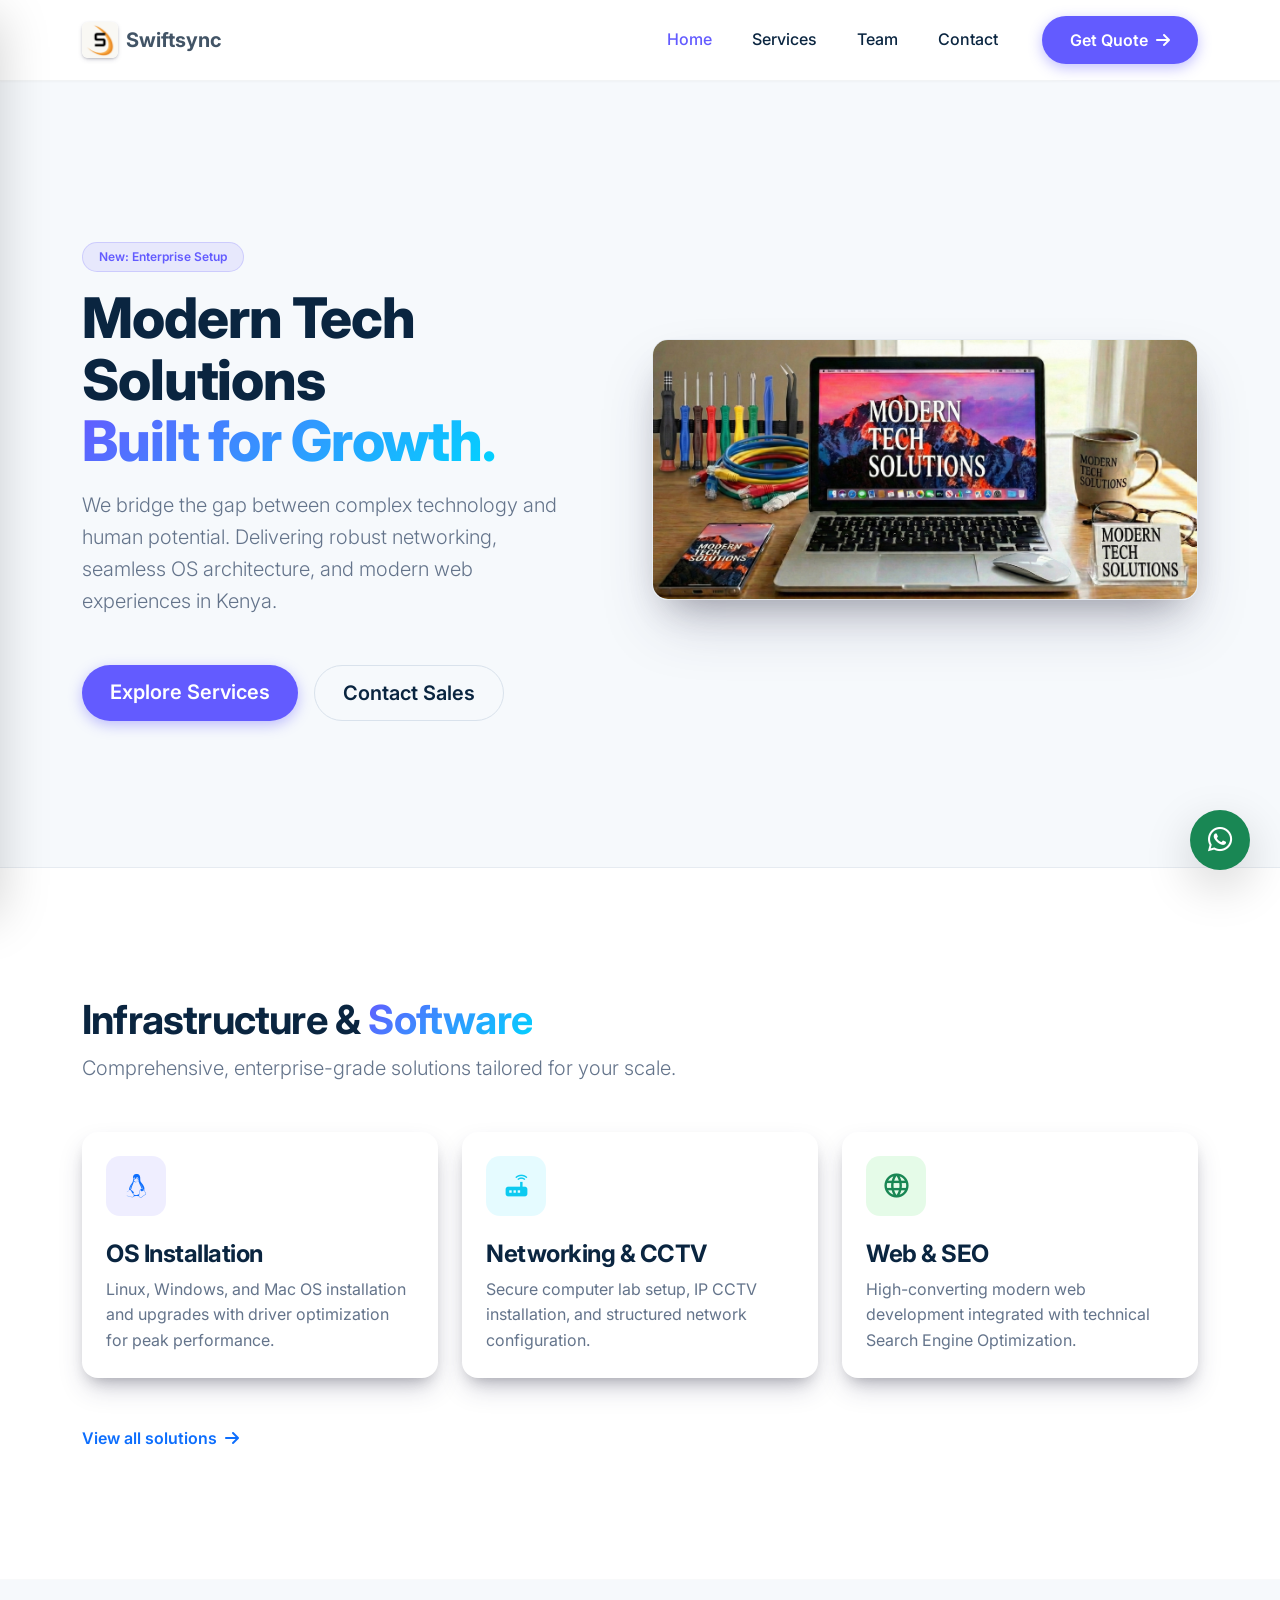
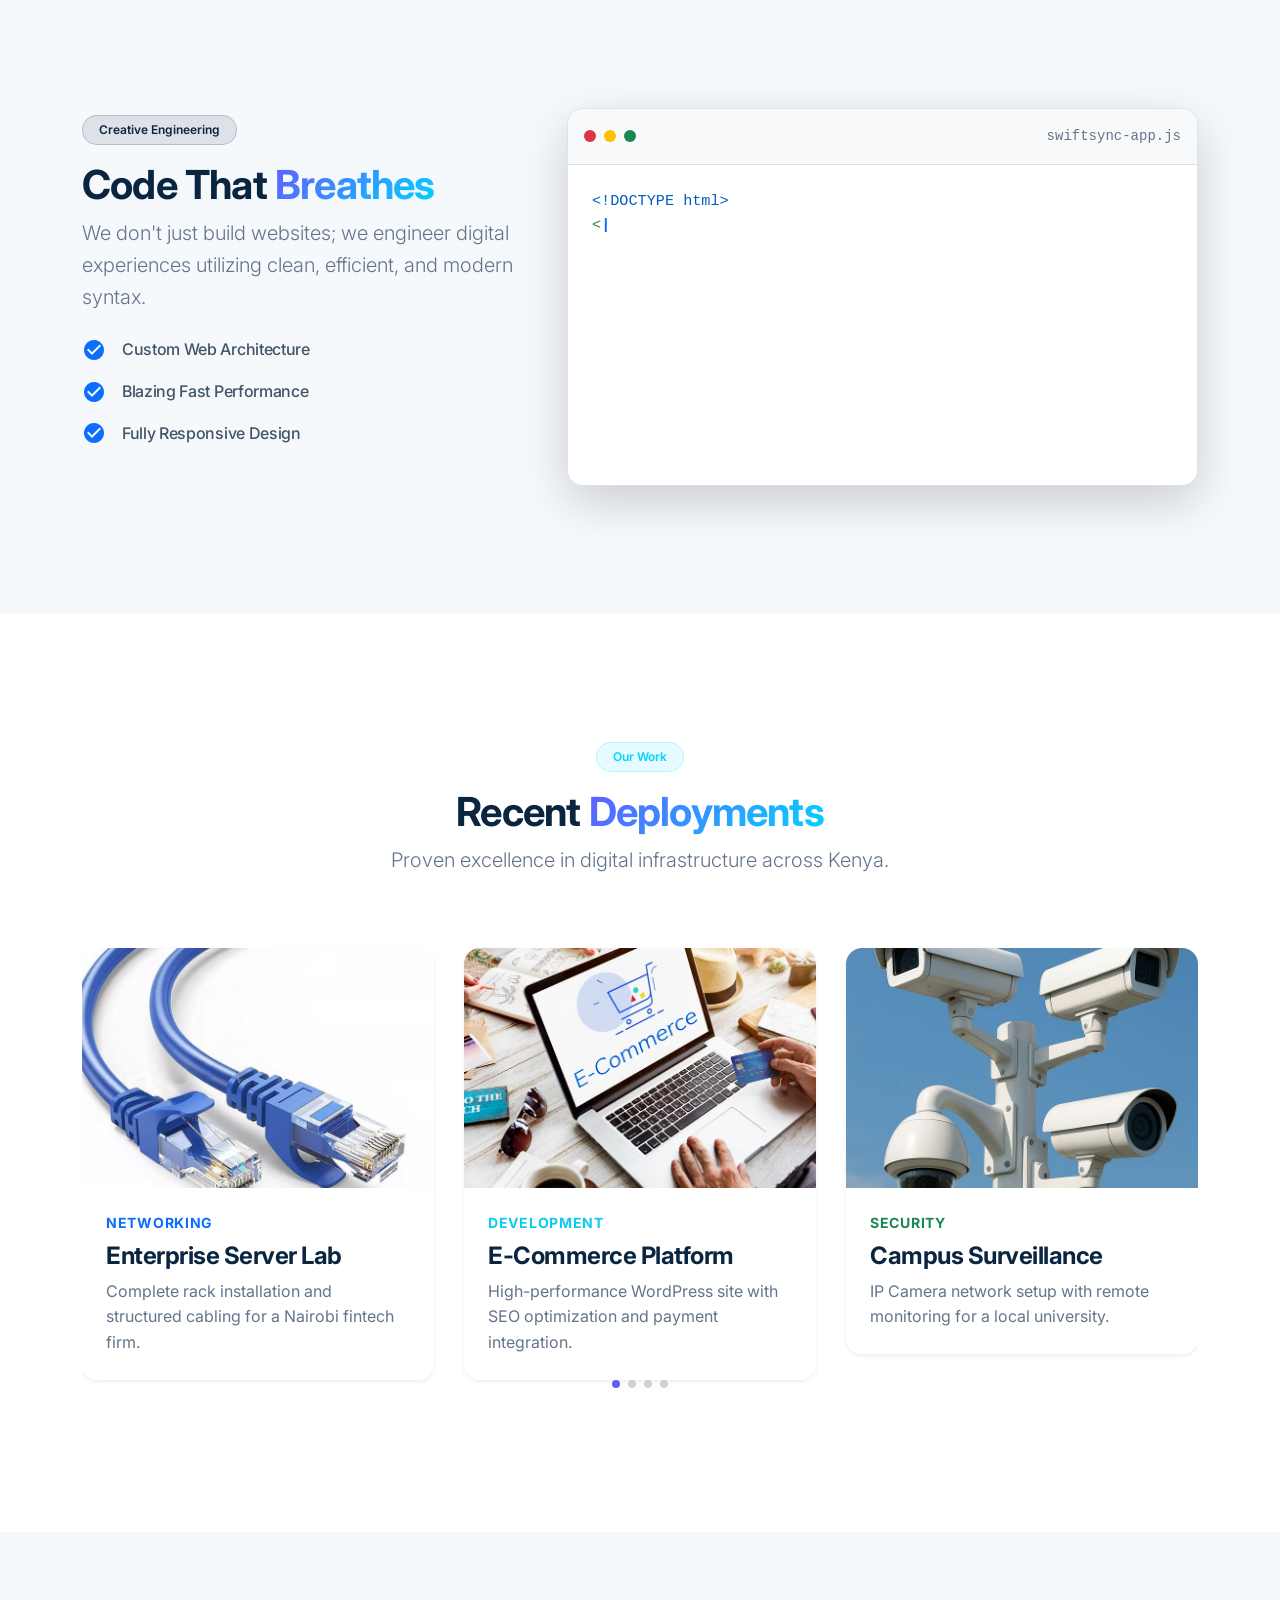
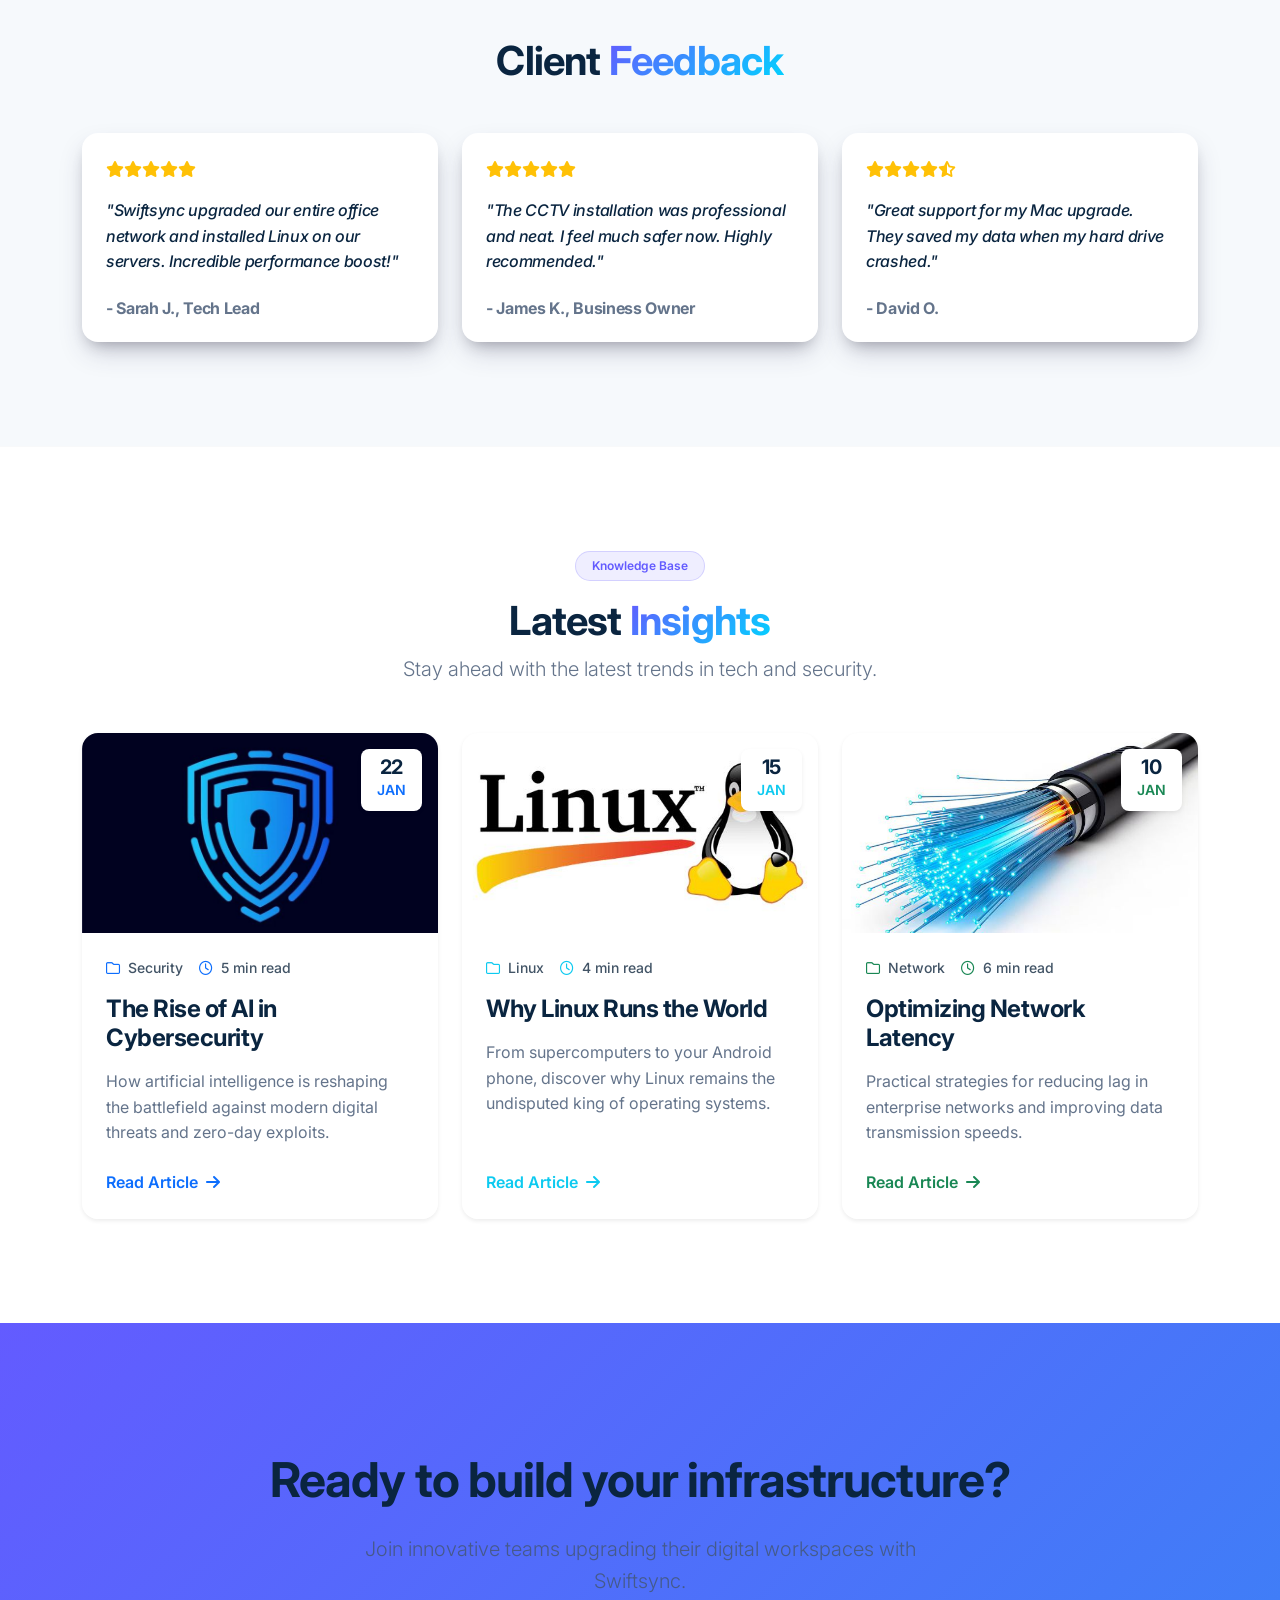
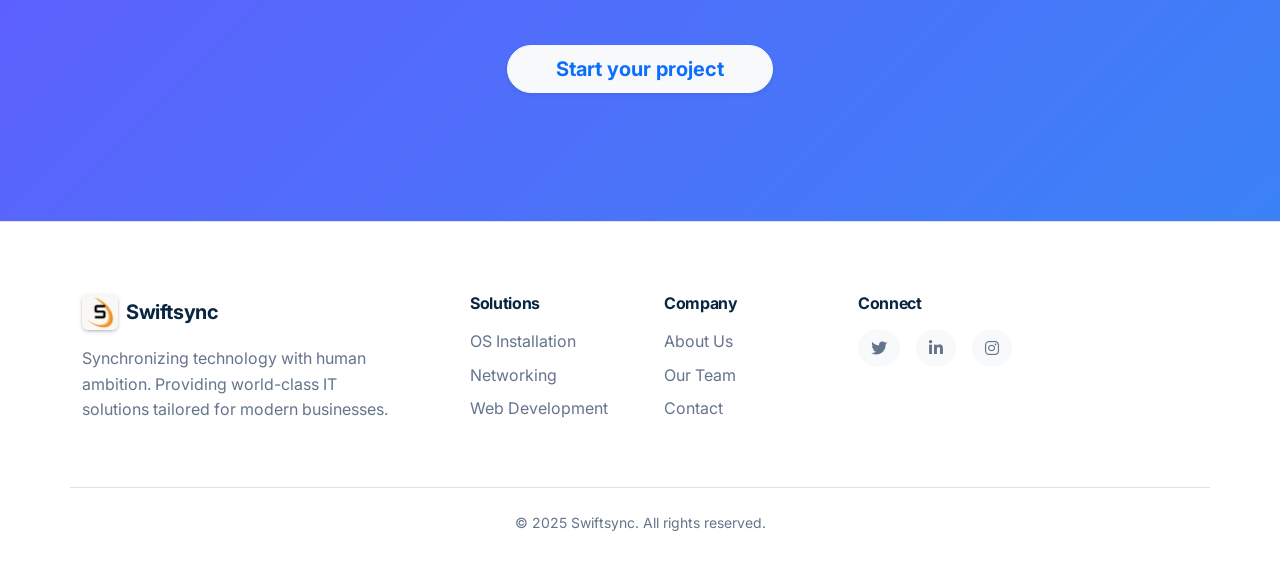
<file: index.html>
<!DOCTYPE html>
<html lang="en">
<head>
    <meta charset="UTF-8">
    <meta name="viewport" content="width=device-width, initial-scale=1.0">
    <meta name="description" content="Swiftsync - Modern Tech Solutions. OS Installation, Networking, and Web Development in Kenya.">
    <title>Swiftsync | Modern Tech Solutions</title>
    
    <meta name="title" content="Swiftsync | Modern Tech Solutions">
    <meta name="keywords" content="Swiftsync, IT solutions Kenya, network setup, web development, OS installation, CCTV installation Nairobi, tech support">

    <meta property="og:type" content="website">
    <meta property="og:url" content="https://swiftsync.co.ke/"> 
    <meta property="og:title" content="Swiftsync | Modern Tech Solutions">
    <meta property="og:description" content="Synchronizing technology with human ambition. Expert IT, networking, and web solutions.">
    <meta property="og:image" content="https://swiftsync.co.ke/logo.jpg"> 

    <meta property="twitter:card" content="summary_large_image">
    <meta property="twitter:url" content="https://swiftsync.co.ke/">
    <meta property="twitter:title" content="Swiftsync | Modern Tech Solutions">
    <meta property="twitter:description" content="Expert IT, networking, and web solutions in Kenya.">
    <meta property="twitter:image" content="https://swiftsync.co.ke/logo.jpg">
    <script async src="https://pagead2.googlesyndication.com/pagead/js/adsbygoogle.js?client=ca-pub-6182646605942472"
     crossorigin="anonymous"></script>
    <!-- Stripe-esque Typography: Inter -->
    <link rel="preconnect" href="https://fonts.googleapis.com">
    <link rel="preconnect" href="https://fonts.gstatic.com" crossorigin>
    <link href="https://fonts.googleapis.com/css2?family=Inter:wght@300;400;500;600;700;800&display=swap" rel="stylesheet">
    
    <link href="https://fonts.googleapis.com/icon?family=Material+Icons" rel="stylesheet">
    <link rel="stylesheet" href="https://cdnjs.cloudflare.com/ajax/libs/font-awesome/6.4.0/css/all.min.css">
    <link href="https://cdn.jsdelivr.net/npm/bootstrap@5.3.0/dist/css/bootstrap.min.css" rel="stylesheet">
    <link rel="stylesheet" href="https://cdn.jsdelivr.net/npm/swiper@10/swiper-bundle.min.css" />
    
    <link rel="stylesheet" href="styles.css">
    <link rel="canonical" href="https://swiftsync.co.ke/" />
</head>
<body class="light-theme">

    <!-- Premium Minimalist Preloader -->
    <div id="preloader" class="premium-loader-wrapper">
        <div class="premium-loader">
            <svg class="spinner" viewBox="0 0 50 50">
                <circle class="path" cx="25" cy="25" r="20" fill="none" stroke-width="4"></circle>
            </svg>
            <div class="loader-text">Loading Swiftsync</div>
        </div>
    </div>

    <!-- Soft Animated Gradient Background -->
    <canvas id="gradient-canvas"></canvas>

    <div class="sidebar-overlay" id="sidebarOverlay"></div>

    <!-- Sidebar (Light Theme) -->
    <nav class="sidebar bg-white shadow-lg" id="sidebar">
        <div class="sidebar-header border-bottom">
            <a class="navbar-brand d-flex align-items-center text-dark fw-bold" href="index.html">
                <img src="logo.jpg" alt="Swiftsync Logo" class="rounded logo-sm">
                <span class="ms-2">Swiftsync</span>
            </a>
            <button class="btn btn-light rounded-circle sidebar-close" id="sidebarClose">
                <span class="material-icons">close</span>
            </button>
        </div>
        <ul class="sidebar-nav pt-3">
            <li class="nav-item"><a class="nav-link text-dark fw-medium" href="index.html"><span class="material-icons text-primary me-2">house</span> Home</a></li>
            <li class="nav-item"><a class="nav-link text-secondary" href="services.html"><span class="material-icons me-2">hub</span> Services</a></li>
            <li class="nav-item"><a class="nav-link text-secondary" href="staff.html"><span class="material-icons me-2">groups</span> Team</a></li>
            <li class="nav-item"><a class="nav-link text-secondary" href="contact.html"><span class="material-icons me-2">contact_mail</span> Contact</a></li>
            <li class="nav-item"><a class="nav-link text-secondary" href="cv.html"><span class="material-icons me-2">description</span> CV</a></li>
        </ul>
    </nav>

    <!-- Glassmorphism/White Navbar -->
    <nav class="navbar navbar-expand-lg fixed-top premium-navbar">
        <div class="container">
            <button class="btn btn-light d-lg-none me-3 shadow-sm rounded-circle p-2 d-flex align-items-center justify-content-center" type="button" id="sidebarToggle">
                <span class="material-icons">menu</span>
            </button>

            <a class="navbar-brand d-flex align-items-center fw-bold text-dark" href="index.html">
                <img src="logo.jpg" alt="Logo" class="rounded logo-sm">
                <span class="ms-2 brand-text">Swiftsync</span>
            </a>
            
            <div class="collapse navbar-collapse" id="navbarNav">
                <ul class="navbar-nav ms-auto fw-medium">
                    <li class="nav-item"><a class="nav-link active text-primary" href="index.html">Home</a></li>
                    <li class="nav-item"><a class="nav-link" href="services.html">Services</a></li>
                    <li class="nav-item"><a class="nav-link" href="staff.html">Team</a></li>
                    <li class="nav-item"><a class="nav-link" href="contact.html">Contact</a></li>
                </ul>
                <a href="contact.html" class="btn btn-primary premium-btn ms-4">Get Quote <i class="fas fa-arrow-right ms-1"></i></a>
            </div>
        </div>
    </nav>

    <!-- Hero Section -->
    <section id="home" class="hero-section bg-light-surface pt-5 pb-5">
        <div class="container mt-5 pt-5">
            <div class="row align-items-center min-vh-75">
                <div class="col-lg-6 z-index-2 mb-5 mb-lg-0 text-center text-lg-start">
                    <span class="badge badge-soft-primary rounded-pill mb-3 px-3 py-2 fw-semibold">New: Enterprise Setup</span>
                    <h1 class="display-4 fw-extrabold text-slate mb-3">
                        Modern Tech Solutions <br>
                        <span class="text-gradient-primary">Built for Growth.</span>
                    </h1>
                    <p class="lead text-muted mb-5 pe-lg-5">We bridge the gap between complex technology and human potential. Delivering robust networking, seamless OS architecture, and modern web experiences in Kenya.</p>
                    <div class="d-flex gap-3 justify-content-center justify-content-lg-start">
                        <a href="services.html" class="btn btn-primary premium-btn btn-lg">Explore Services</a>
                        <a href="contact.html" class="btn btn-outline-secondary premium-btn-outline btn-lg">Contact Sales</a>
                    </div>
                </div>
                <!-- FIXED: Removed d-none to show image on mobile, added mt-5 for spacing -->
                <div class="col-lg-6 text-center z-index-2 position-relative mt-5 mt-lg-0 pb-4">
                    <img src="Moderntech1.png" class="img-fluid rounded-4 premium-shadow hero-img" alt="Tech Dashboard">
                </div>
            </div>
        </div>
    </section>

    <!-- Core Services (Stripe-style Cards) -->
    <section class="py-6 bg-white" id="services">
        <div class="container py-5">
            <div class="text-start mb-5 reveal">
                <h2 class="h1 fw-bold text-slate">Infrastructure & <span class="text-gradient-primary">Software</span></h2>
                <p class="text-muted lead">Comprehensive, enterprise-grade solutions tailored for your scale.</p>
            </div>

            <div class="row g-4">
                <!-- Card 1 -->
                <div class="col-md-4 reveal">
                    <div class="card premium-card h-100 border-0">
                        <div class="card-body p-4">
                            <div class="icon-wrapper bg-soft-primary text-primary mb-4">
                                <i class="fab fa-linux fs-4"></i>
                            </div>
                            <h4 class="fw-bold text-slate">OS Installation</h4>
                            <p class="text-muted mb-0">Linux, Windows, and Mac OS installation and upgrades with driver optimization for peak performance.</p>
                        </div>
                    </div>
                </div>
                <!-- Card 2 -->
                <div class="col-md-4 reveal delay-100">
                    <div class="card premium-card h-100 border-0">
                        <div class="card-body p-4">
                            <div class="icon-wrapper bg-soft-info text-info mb-4">
                                <i class="material-icons">router</i>
                            </div>
                            <h4 class="fw-bold text-slate">Networking & CCTV</h4>
                            <p class="text-muted mb-0">Secure computer lab setup, IP CCTV installation, and structured network configuration.</p>
                        </div>
                    </div>
                </div>
                <!-- Card 3 -->
                <div class="col-md-4 reveal delay-200">
                    <div class="card premium-card h-100 border-0">
                        <div class="card-body p-4">
                            <div class="icon-wrapper bg-soft-success text-success mb-4">
                                <i class="material-icons">language</i>
                            </div>
                            <h4 class="fw-bold text-slate">Web & SEO</h4>
                            <p class="text-muted mb-0">High-converting modern web development integrated with technical Search Engine Optimization.</p>
                        </div>
                    </div>
                </div>
            </div>
            
            <div class="mt-5 reveal">
                <a href="services.html" class="text-primary fw-semibold text-decoration-none hover-arrow">
                    View all solutions <i class="fas fa-arrow-right ms-1"></i>
                </a>
            </div>
        </div>
    </section>

    <!-- Web Showcase Section (Light IDE theme) -->
    <section class="py-6 bg-light-surface border-top border-light" id="web-showcase">
        <div class="container py-5">
            <div class="row align-items-center g-5">
                <div class="col-lg-5 reveal text-center text-lg-start">
                    <span class="badge badge-soft-secondary rounded-pill mb-3 px-3 py-2 fw-semibold">Creative Engineering</span>
                    <h2 class="h1 fw-bold text-slate">Code That <span class="text-gradient-primary">Breathes</span></h2>
                    <p class="text-muted lead mb-4">We don't just build websites; we engineer digital experiences utilizing clean, efficient, and modern syntax.</p>
                    <ul class="list-unstyled text-slate fw-medium d-inline-block text-start">
                        <li class="mb-3 d-flex align-items-center"><i class="material-icons text-primary me-3">check_circle</i> Custom Web Architecture</li>
                        <li class="mb-3 d-flex align-items-center"><i class="material-icons text-primary me-3">check_circle</i> Blazing Fast Performance</li>
                        <li class="mb-3 d-flex align-items-center"><i class="material-icons text-primary me-3">check_circle</i> Fully Responsive Design</li>
                    </ul>
                </div>
                <div class="col-lg-7 reveal delay-100">
                    <div class="premium-mock-editor bg-white rounded-4 shadow-lg overflow-hidden border">
                        <div class="editor-header bg-light border-bottom p-3 d-flex align-items-center">
                            <div class="mac-dots d-flex gap-2">
                                <span class="bg-danger rounded-circle p-1"></span>
                                <span class="bg-warning rounded-circle p-1"></span>
                                <span class="bg-success rounded-circle p-1"></span>
                            </div>
                            <div class="file-name ms-auto text-muted small fw-medium">swiftsync-app.js</div>
                        </div>
                        <div class="editor-body p-4 bg-white text-dark font-monospace small">
                            <pre><code id="typewriter"></code><span class="typed-cursor text-primary">|</span></pre>
                        </div>
                    </div>
                </div>
            </div>
        </div>
    </section>

    <!-- Portfolio Section -->
    <section class="py-6 bg-white" id="portfolio">
        <div class="container py-5">
            <div class="text-center mb-5 reveal">
                <span class="badge badge-soft-info rounded-pill mb-3 px-3 py-2 fw-semibold">Our Work</span>
                <h2 class="h1 fw-bold text-slate">Recent <span class="text-gradient-primary">Deployments</span></h2>
                <p class="text-muted lead">Proven excellence in digital infrastructure across Kenya.</p>
            </div>

            <!-- FIXED: Added back all 4 swiper slides -->
            <div class="swiper portfolioSwiper py-4 reveal">
                <div class="swiper-wrapper">
                    
                    <!-- Slide 1 -->
                    <div class="swiper-slide">
                        <div class="card premium-project-card border-0 rounded-4 overflow-hidden shadow-sm h-100">
                            <img src="Networkingcable.jpeg" alt="Server Setup" class="card-img-top">
                            <div class="card-body p-4 bg-white d-flex flex-column">
                                <span class="text-primary small fw-bold text-uppercase tracking-wider">Networking</span>
                                <h4 class="fw-bold text-slate mt-2">Enterprise Server Lab</h4>
                                <p class="text-muted mb-0 mt-auto">Complete rack installation and structured cabling for a Nairobi fintech firm.</p>
                            </div>
                        </div>
                    </div>

                    <!-- Slide 2 -->
                    <div class="swiper-slide">
                        <div class="card premium-project-card border-0 rounded-4 overflow-hidden shadow-sm h-100">
                            <img src="ecommerce.jpeg" alt="Web Dev" class="card-img-top">
                            <div class="card-body p-4 bg-white d-flex flex-column">
                                <span class="text-info small fw-bold text-uppercase tracking-wider">Development</span>
                                <h4 class="fw-bold text-slate mt-2">E-Commerce Platform</h4>
                                <p class="text-muted mb-0 mt-auto">High-performance WordPress site with SEO optimization and payment integration.</p>
                            </div>
                        </div>
                    </div>

                    <!-- Slide 3 -->
                    <div class="swiper-slide">
                        <div class="card premium-project-card border-0 rounded-4 overflow-hidden shadow-sm h-100">
                            <img src="cctv.jpeg" alt="CCTV" class="card-img-top">
                            <div class="card-body p-4 bg-white d-flex flex-column">
                                <span class="text-success small fw-bold text-uppercase tracking-wider">Security</span>
                                <h4 class="fw-bold text-slate mt-2">Campus Surveillance</h4>
                                <p class="text-muted mb-0 mt-auto">IP Camera network setup with remote monitoring for a local university.</p>
                            </div>
                        </div>
                    </div>

                    <!-- Slide 4 -->
                    <div class="swiper-slide">
                        <div class="card premium-project-card border-0 rounded-4 overflow-hidden shadow-sm h-100">
                            <img src="Cybersec.jpeg" alt="Security" class="card-img-top">
                            <div class="card-body p-4 bg-white d-flex flex-column">
                                <span class="text-primary small fw-bold text-uppercase tracking-wider">Cybersecurity</span>
                                <h4 class="fw-bold text-slate mt-2">Network Audit</h4>
                                <p class="text-muted mb-0 mt-auto">Comprehensive vulnerability assessment, firewall setup, and malware protection.</p>
                            </div>
                        </div>
                    </div>

                </div>
                
                <div class="swiper-pagination mt-4"></div>
            </div>
        </div>
    </section>

    <!-- Client Feedback -->
    <section class="py-6 bg-light-surface border-top border-bottom border-light">
        <div class="container py-4">
            <h2 class="h1 fw-bold text-slate text-center mb-5 reveal">Client <span class="text-gradient-primary">Feedback</span></h2>
            <div class="row g-4">
                <div class="col-md-4 reveal">
                    <div class="card premium-card border-0 p-4 h-100">
                        <div class="text-warning mb-3">
                            <i class="fas fa-star"></i><i class="fas fa-star"></i><i class="fas fa-star"></i><i class="fas fa-star"></i><i class="fas fa-star"></i>
                        </div>
                        <p class="text-slate fw-medium fst-italic mb-4">"Swiftsync upgraded our entire office network and installed Linux on our servers. Incredible performance boost!"</p>
                        <h6 class="mt-auto fw-bold text-muted mb-0">- Sarah J., Tech Lead</h6>
                    </div>
                </div>
                <div class="col-md-4 reveal delay-100">
                    <div class="card premium-card border-0 p-4 h-100">
                        <div class="text-warning mb-3">
                            <i class="fas fa-star"></i><i class="fas fa-star"></i><i class="fas fa-star"></i><i class="fas fa-star"></i><i class="fas fa-star"></i>
                        </div>
                        <p class="text-slate fw-medium fst-italic mb-4">"The CCTV installation was professional and neat. I feel much safer now. Highly recommended."</p>
                        <h6 class="mt-auto fw-bold text-muted mb-0">- James K., Business Owner</h6>
                    </div>
                </div>
                <div class="col-md-4 reveal delay-200">
                    <div class="card premium-card border-0 p-4 h-100">
                        <div class="text-warning mb-3">
                            <i class="fas fa-star"></i><i class="fas fa-star"></i><i class="fas fa-star"></i><i class="fas fa-star"></i><i class="fas fa-star-half-alt"></i>
                        </div>
                        <p class="text-slate fw-medium fst-italic mb-4">"Great support for my Mac upgrade. They saved my data when my hard drive crashed."</p>
                        <h6 class="mt-auto fw-bold text-muted mb-0">- David O.</h6>
                    </div>
                </div>
            </div>
        </div>
    </section>

    <!-- Knowledge Base (Blog) -->
    <section id="blog" class="py-6 bg-white">
        <div class="container py-4">
            <div class="text-center mb-5 reveal">
                <span class="badge badge-soft-primary rounded-pill mb-3 px-3 py-2 fw-semibold">Knowledge Base</span>
                <h2 class="h1 fw-bold text-slate">Latest <span class="text-gradient-primary">Insights</span></h2>
                <p class="text-muted lead">Stay ahead with the latest trends in tech and security.</p>
            </div>

            <div class="row g-4">
                <div class="col-lg-4 col-md-6 reveal">
                    <div class="card premium-project-card border-0 rounded-4 overflow-hidden shadow-sm h-100">
                        <div class="position-relative">
                            <img src="cybesecurity.jpeg" alt="Cybersecurity" class="card-img-top" style="height: 200px; object-fit: cover;">
                            <div class="position-absolute top-0 end-0 bg-white m-3 rounded-3 shadow-sm px-3 py-2 text-center">
                                <span class="d-block fw-bold text-slate fs-5 lh-1">22</span>
                                <span class="text-primary small fw-semibold text-uppercase">Jan</span>
                            </div>
                        </div>
                        <div class="card-body p-4 bg-white d-flex flex-column">
                            <div class="d-flex gap-3 mb-3 small text-muted fw-medium">
                                <span><i class="far fa-folder text-primary me-1"></i> Security</span>
                                <span><i class="far fa-clock text-primary me-1"></i> 5 min read</span>
                            </div>
                            <h4 class="fw-bold text-slate mb-3">The Rise of AI in Cybersecurity</h4>
                            <p class="text-muted mb-4">How artificial intelligence is reshaping the battlefield against modern digital threats and zero-day exploits.</p>
                            <a href="https://frameworksecurity.com/post/the-rapid-rise-of-ai-in-cybersecurity-a-game-changer-or-a-double-edged-sword" target="_blank" class="mt-auto text-primary fw-semibold text-decoration-none hover-arrow">Read Article <i class="fas fa-arrow-right ms-1"></i></a>
                        </div>
                    </div>
                </div>

                <div class="col-lg-4 col-md-6 reveal delay-100">
                    <div class="card premium-project-card border-0 rounded-4 overflow-hidden shadow-sm h-100">
                        <div class="position-relative">
                            <img src="Linux.jpeg" alt="Linux Server" class="card-img-top" style="height: 200px; object-fit: cover;">
                            <div class="position-absolute top-0 end-0 bg-white m-3 rounded-3 shadow-sm px-3 py-2 text-center">
                                <span class="d-block fw-bold text-slate fs-5 lh-1">15</span>
                                <span class="text-info small fw-semibold text-uppercase">Jan</span>
                            </div>
                        </div>
                        <div class="card-body p-4 bg-white d-flex flex-column">
                            <div class="d-flex gap-3 mb-3 small text-muted fw-medium">
                                <span><i class="far fa-folder text-info me-1"></i> Linux</span>
                                <span><i class="far fa-clock text-info me-1"></i> 4 min read</span>
                            </div>
                            <h4 class="fw-bold text-slate mb-3">Why Linux Runs the World</h4>
                            <p class="text-muted mb-4">From supercomputers to your Android phone, discover why Linux remains the undisputed king of operating systems.</p>
                            <a href="https://www.linuxfoundation.jp/wp-content/uploads/2017/06/LF_CaseStudy_Linux_20170613.pdf" target="_blank" class="mt-auto text-info fw-semibold text-decoration-none hover-arrow">Read Article <i class="fas fa-arrow-right ms-1"></i></a>
                        </div>
                    </div>
                </div>

                <div class="col-lg-4 col-md-6 reveal delay-200">
                    <div class="card premium-project-card border-0 rounded-4 overflow-hidden shadow-sm h-100">
                        <div class="position-relative">
                            <img src="Networklatency.jpeg" alt="Future Tech" class="card-img-top" style="height: 200px; object-fit: cover;">
                            <div class="position-absolute top-0 end-0 bg-white m-3 rounded-3 shadow-sm px-3 py-2 text-center">
                                <span class="d-block fw-bold text-slate fs-5 lh-1">10</span>
                                <span class="text-success small fw-semibold text-uppercase">Jan</span>
                            </div>
                        </div>
                        <div class="card-body p-4 bg-white d-flex flex-column">
                            <div class="d-flex gap-3 mb-3 small text-muted fw-medium">
                                <span><i class="far fa-folder text-success me-1"></i> Network</span>
                                <span><i class="far fa-clock text-success me-1"></i> 6 min read</span>
                            </div>
                            <h4 class="fw-bold text-slate mb-3">Optimizing Network Latency</h4>
                            <p class="text-muted mb-4">Practical strategies for reducing lag in enterprise networks and improving data transmission speeds.</p>
                            <a href="https://www.ibm.com/think/topics/network-optimization" target="_blank" class="mt-auto text-success fw-semibold text-decoration-none hover-arrow">Read Article <i class="fas fa-arrow-right ms-1"></i></a>
                        </div>
                    </div>
                </div>
            </div>
        </div>
    </section>

    <!-- Light Premium CTA Booking Section -->
    <section class="py-6 cta-section bg-primary text-white text-center">
        <div class="container py-5 reveal">
            <h2 class="display-5 fw-bold mb-4">Ready to build your infrastructure?</h2>
            <p class="lead mb-5 opacity-75 mx-auto" style="max-width: 600px;">Join innovative teams upgrading their digital workspaces with Swiftsync.</p>
            <div class="d-flex justify-content-center gap-3">
                <a href="contact.html" class="btn btn-light text-primary fw-bold btn-lg px-5 rounded-pill shadow-sm">Start your project</a>
            </div>
        </div>
    </section>

    <!-- Footer -->
    <footer class="footer bg-white border-top py-5">
        <div class="container pt-4">
            <div class="row g-5">
                <div class="col-lg-4">
                    <div class="d-flex align-items-center mb-3">
                        <img src="logo.jpg" alt="Logo" class="rounded logo-sm">
                        <h5 class="m-0 ms-2 fw-bold text-slate">Swiftsync</h5>
                    </div>
                    <p class="text-muted pe-4">Synchronizing technology with human ambition. Providing world-class IT solutions tailored for modern businesses.</p>
                </div>
                <div class="col-lg-2 col-6">
                    <h6 class="text-slate fw-bold mb-3">Solutions</h6>
                    <ul class="list-unstyled footer-links">
                        <li><a href="services.html" class="text-muted text-decoration-none">OS Installation</a></li>
                        <li><a href="services.html" class="text-muted text-decoration-none">Networking</a></li>
                        <li><a href="services.html" class="text-muted text-decoration-none">Web Development</a></li>
                    </ul>
                </div>
                <div class="col-lg-2 col-6">
                    <h6 class="text-slate fw-bold mb-3">Company</h6>
                    <ul class="list-unstyled footer-links">
                        <li><a href="index.html" class="text-muted text-decoration-none">About Us</a></li>
                        <li><a href="staff.html" class="text-muted text-decoration-none">Our Team</a></li>
                        <li><a href="contact.html" class="text-muted text-decoration-none">Contact</a></li>
                    </ul>
                </div>
                <div class="col-lg-4">
                    <h6 class="text-slate fw-bold mb-3">Connect</h6>
                    <div class="d-flex gap-3 mb-4">
                        <a href="#" class="btn btn-light rounded-circle text-muted"><i class="fab fa-twitter"></i></a>
                        <a href="#" class="btn btn-light rounded-circle text-muted"><i class="fab fa-linkedin-in"></i></a>
                        <a href="#" class="btn btn-light rounded-circle text-muted"><i class="fab fa-instagram"></i></a>
                    </div>
                </div>
            </div>
            <div class="row border-top mt-5 pt-4">
                <div class="col-12 text-center">
                    <p class="text-muted small m-0">&copy; 2025 Swiftsync. All rights reserved.</p>
                </div>
            </div>
        </div>
    </footer>

    <!-- WhatsApp Float -->
    <a href="https://wa.me/254721156350?text=Hello%20Swiftsync,%20I%20would%20like%20to%20inquire%20about%20your%20services." 
       class="whatsapp-float bg-success text-white rounded-circle shadow-lg d-flex align-items-center justify-content-center" 
       target="_blank" title="Chat with us">
        <i class="fab fa-whatsapp fs-3"></i>
    </a>

    <!-- Scroll to Top -->
    <button id="scrollTopBtn" class="scroll-top-btn" title="Go to top">
        <i class="fas fa-chevron-up"></i>
    </button>

    <!-- Scripts -->
    <script src="https://cdn.jsdelivr.net/npm/swiper@10/swiper-bundle.min.js"></script>
    <script src="https://cdn.jsdelivr.net/npm/bootstrap@5.3.0/dist/js/bootstrap.bundle.min.js"></script>
    <script src="script.js"></script>
</body>
</html>
</file>
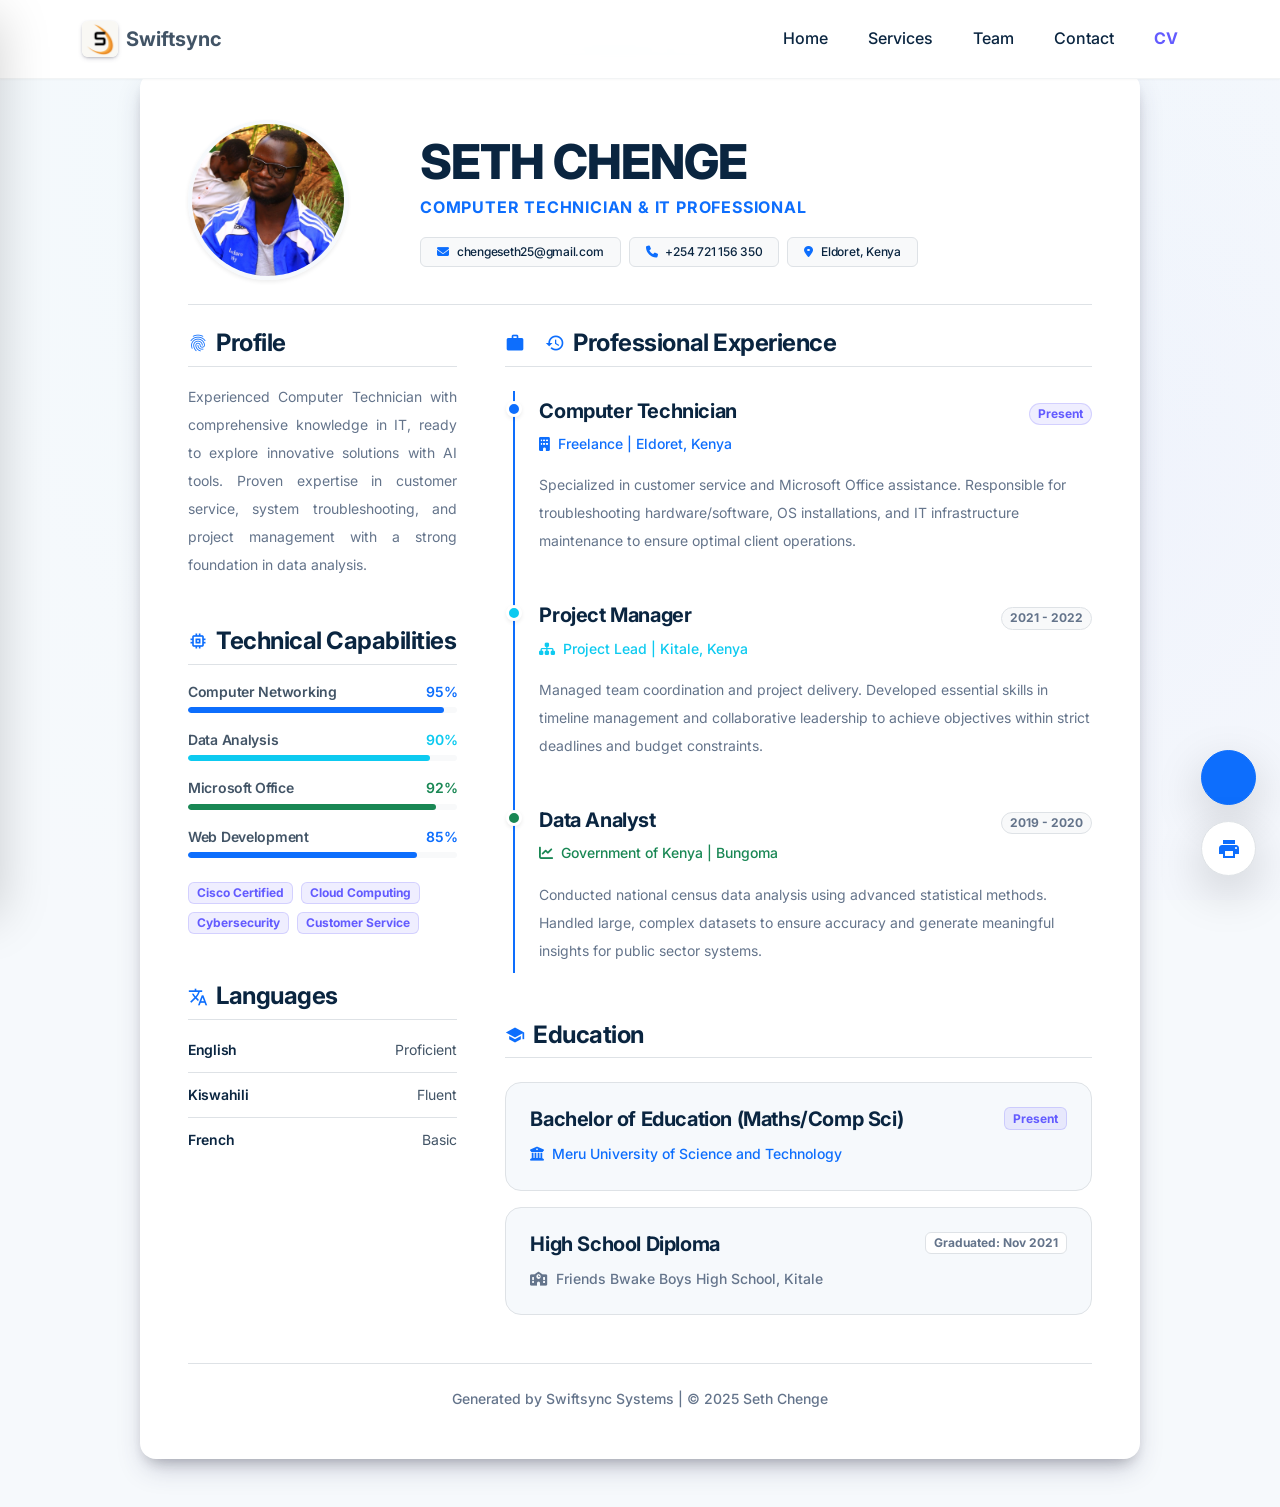
<file: cv.html>
<!DOCTYPE html>
<html lang="en">
<head>
    <meta charset="UTF-8">
    <meta name="viewport" content="width=device-width, initial-scale=1.0">
    <meta name="description" content="Seth Chenge - Professional CV. Computer Technician & IT Professional. View qualifications, experience, and certifications.">
    <meta name="theme-color" content="#f6f9fc">
   <script async src="https://pagead2.googlesyndication.com/pagead/js/adsbygoogle.js?client=ca-pub-6182646605942472"
     crossorigin="anonymous"></script>
    <title>Digital Resume | Swiftsync</title>
    
    <!-- Stripe-esque Typography: Inter -->
    <link rel="preconnect" href="https://fonts.googleapis.com">
    <link rel="preconnect" href="https://fonts.gstatic.com" crossorigin>
    <link href="https://fonts.googleapis.com/css2?family=Inter:wght@300;400;500;600;700;800&display=swap" rel="stylesheet">
    
    <link href="https://fonts.googleapis.com/icon?family=Material+Icons" rel="stylesheet">
    <link rel="stylesheet" href="https://cdnjs.cloudflare.com/ajax/libs/font-awesome/6.4.0/css/all.min.css">
    <link href="https://cdn.jsdelivr.net/npm/bootstrap@5.3.0/dist/css/bootstrap.min.css" rel="stylesheet">
    
    <link rel="stylesheet" href="styles.css">
    <!-- Note: Remove dark-theme code from cv.css if applicable -->
    <link rel="stylesheet" href="cv.css">
    
    <link rel="icon" type="image/x-icon" href="favicon.ico">
    <link rel="icon" type="image/png" sizes="192x192" href="android-chrome-192x192.png">
    <link rel="icon" type="image/png" sizes="512x512" href="android-chrome-512x512.png">
    
    <style>
        /* Minimal inline print styles to ensure the premium look exports perfectly to PDF */
        @media print {
            body { background: white !important; }
            .premium-navbar, .sidebar, .fab-container, #gradient-canvas, #preloader { display: none !important; }
            .cv-card { box-shadow: none !important; border: none !important; padding: 0 !important; margin: 0 !important; max-width: 100% !important; }
            .cv-wrapper { padding-top: 0 !important; }
        }
    </style>
</head>
<body class="bg-light-surface">

    <!-- Premium Minimalist Preloader -->
    <div id="preloader" class="premium-loader-wrapper">
        <div class="premium-loader">
            <svg class="spinner" viewBox="0 0 50 50">
                <circle class="path" cx="25" cy="25" r="20" fill="none" stroke-width="4"></circle>
            </svg>
            <div class="loader-text">Loading Dossier</div>
        </div>
    </div>

    <!-- Soft Animated Gradient Background -->
    <canvas id="gradient-canvas"></canvas>

    <div class="sidebar-overlay" id="sidebarOverlay"></div>

    <!-- Sidebar (Light Theme) -->
    <nav class="sidebar bg-white shadow-lg" id="sidebar">
        <div class="sidebar-header border-bottom">
            <a class="navbar-brand d-flex align-items-center text-dark fw-bold" href="index.html">
                <img src="logo.jpg" alt="Swiftsync Logo" class="rounded logo-sm">
                <span class="ms-2">Swiftsync</span>
            </a>
            <button class="btn btn-light rounded-circle sidebar-close" id="sidebarClose">
                <span class="material-icons">close</span>
            </button>
        </div>
        <ul class="sidebar-nav pt-3">
            <li class="nav-item"><a class="nav-link text-secondary" href="index.html"><span class="material-icons me-2">house</span> Home</a></li>
            <li class="nav-item"><a class="nav-link text-secondary" href="services.html"><span class="material-icons me-2">hub</span> Services</a></li>
            <li class="nav-item"><a class="nav-link text-secondary" href="staff.html"><span class="material-icons me-2">groups</span> Team</a></li>
            <li class="nav-item"><a class="nav-link text-secondary" href="contact.html"><span class="material-icons me-2">contact_mail</span> Contact</a></li>
            <li class="nav-item"><a class="nav-link text-dark fw-medium" href="cv.html"><span class="material-icons text-primary me-2">description</span> CV</a></li>
        </ul>
    </nav>

    <!-- Glassmorphism Navbar -->
    <nav class="navbar navbar-expand-lg fixed-top premium-navbar">
        <div class="container">
            <button class="btn btn-light d-lg-none me-3 shadow-sm rounded-circle p-2 d-flex align-items-center justify-content-center" type="button" id="sidebarToggle">
                <span class="material-icons">menu</span>
            </button>
            <a class="navbar-brand d-flex align-items-center fw-bold text-dark" href="index.html">
                <img src="logo.jpg" alt="Logo" class="rounded logo-sm">
                <span class="ms-2 brand-text">Swiftsync</span>
            </a>
            <div class="collapse navbar-collapse" id="navbarNav">
                <ul class="navbar-nav ms-auto fw-medium">
                    <li class="nav-item"><a class="nav-link" href="index.html">Home</a></li>
                    <li class="nav-item"><a class="nav-link" href="services.html">Services</a></li>
                    <li class="nav-item"><a class="nav-link" href="staff.html">Team</a></li>
                    <li class="nav-item"><a class="nav-link" href="contact.html">Contact</a></li>
                    <li class="nav-item"><a class="nav-link active text-primary fw-bold" href="cv.html">CV</a></li>
                </ul>
            </div>
        </div>
    </nav>

    <!-- CV Document Wrapper -->
    <div class="cv-wrapper pt-6 pb-5 mt-5">
        <div class="container pt-4">
            
            <!-- Premium Resume Card -->
            <div class="card premium-card border-0 p-4 p-md-5 mx-auto reveal" id="printable-area" style="max-width: 1000px;">
                
                <!-- CV Header -->
                <header class="cv-header border-bottom pb-4 mb-4">
                    <div class="row align-items-center g-4">
                        <div class="col-md-3 text-center text-md-start">
                            <div class="position-relative d-inline-block">
                                <img src="ICT teacher.jpg" alt="Seth Chenge" class="rounded-circle shadow-sm" style="width: 160px; height: 160px; object-fit: cover; border: 4px solid #f6f9fc;">
                            </div>
                        </div>
                        <div class="col-md-9 text-center text-md-start">
                            <h1 class="display-5 fw-extrabold text-slate mb-1">SETH CHENGE</h1>
                            <p class="text-primary fw-bold text-uppercase tracking-wider mb-3">Computer Technician & IT Professional</p>
                            
                            <div class="d-flex flex-wrap gap-2 justify-content-center justify-content-md-start">
                                <div class="badge bg-light text-slate border px-3 py-2 fw-medium d-flex align-items-center">
                                    <i class="fas fa-envelope text-primary me-2"></i> chengeseth25@gmail.com
                                </div>
                                <div class="badge bg-light text-slate border px-3 py-2 fw-medium d-flex align-items-center">
                                    <i class="fas fa-phone text-primary me-2"></i> +254 721 156 350
                                </div>
                                <div class="badge bg-light text-slate border px-3 py-2 fw-medium d-flex align-items-center">
                                    <i class="fas fa-map-marker-alt text-primary me-2"></i> Eldoret, Kenya
                                </div>
                            </div>
                        </div>
                    </div>
                </header>

                <!-- CV Body -->
                <div class="cv-body">
                    <div class="row g-5">
                        
                        <!-- Left Sidebar Column -->
                        <div class="col-lg-4">
                            
                            <!-- Profile Section -->
                            <section class="mb-5">
                                <h4 class="fw-bold text-slate mb-3 pb-2 border-bottom d-flex align-items-center">
                                    <i class="material-icons text-primary me-2 fs-5">fingerprint</i> Profile
                                </h4>
                                <p class="text-muted small lh-lg text-justify">
                                    Experienced Computer Technician with comprehensive knowledge in IT, ready to explore innovative solutions with AI tools. Proven expertise in customer service, system troubleshooting, and project management with a strong foundation in data analysis.
                                </p>
                            </section>

                            <!-- Technical Skills Section -->
                            <section class="mb-5">
                                <h4 class="fw-bold text-slate mb-3 pb-2 border-bottom d-flex align-items-center">
                                    <i class="material-icons text-primary me-2 fs-5">memory</i> Technical Capabilities
                                </h4>
                                <div class="skill-list">
                                    <div class="mb-3">
                                        <div class="d-flex justify-content-between small fw-semibold text-slate mb-1">
                                            <span>Computer Networking</span>
                                            <span class="text-primary">95%</span>
                                        </div>
                                        <div class="progress bg-light" style="height: 6px;">
                                            <div class="progress-bar bg-primary rounded-pill" style="width: 95%"></div>
                                        </div>
                                    </div>
                                    <div class="mb-3">
                                        <div class="d-flex justify-content-between small fw-semibold text-slate mb-1">
                                            <span>Data Analysis</span>
                                            <span class="text-info">90%</span>
                                        </div>
                                        <div class="progress bg-light" style="height: 6px;">
                                            <div class="progress-bar bg-info rounded-pill" style="width: 90%"></div>
                                        </div>
                                    </div>
                                    <div class="mb-3">
                                        <div class="d-flex justify-content-between small fw-semibold text-slate mb-1">
                                            <span>Microsoft Office</span>
                                            <span class="text-success">92%</span>
                                        </div>
                                        <div class="progress bg-light" style="height: 6px;">
                                            <div class="progress-bar bg-success rounded-pill" style="width: 92%"></div>
                                        </div>
                                    </div>
                                    <div class="mb-3">
                                        <div class="d-flex justify-content-between small fw-semibold text-slate mb-1">
                                            <span>Web Development</span>
                                            <span class="text-primary">85%</span>
                                        </div>
                                        <div class="progress bg-light" style="height: 6px;">
                                            <div class="progress-bar bg-primary rounded-pill" style="width: 85%"></div>
                                        </div>
                                    </div>
                                </div>
                                
                                <div class="d-flex flex-wrap gap-2 mt-4">
                                    <span class="badge badge-soft-primary px-2 py-1">Cisco Certified</span>
                                    <span class="badge badge-soft-primary px-2 py-1">Cloud Computing</span>
                                    <span class="badge badge-soft-primary px-2 py-1">Cybersecurity</span>
                                    <span class="badge badge-soft-primary px-2 py-1">Customer Service</span>
                                </div>
                            </section>

                            <!-- Languages Section -->
                            <section>
                                <h4 class="fw-bold text-slate mb-3 pb-2 border-bottom d-flex align-items-center">
                                    <i class="material-icons text-primary me-2 fs-5">translate</i> Languages
                                </h4>
                                <ul class="list-unstyled text-muted small lh-lg mb-0">
                                    <li class="d-flex justify-content-between border-bottom pb-2 mb-2">
                                        <span class="fw-semibold text-slate">English</span>
                                        <span>Proficient</span>
                                    </li>
                                    <li class="d-flex justify-content-between border-bottom pb-2 mb-2">
                                        <span class="fw-semibold text-slate">Kiswahili</span>
                                        <span>Fluent</span>
                                    </li>
                                    <li class="d-flex justify-content-between">
                                        <span class="fw-semibold text-slate">French</span>
                                        <span>Basic</span>
                                    </li>
                                </ul>
                            </section>
                        </div>

                        <!-- Right Main Column -->
                        <div class="col-lg-8">
                            
                            <!-- Experience Section -->
                            <section class="mb-5">
                                <h4 class="fw-bold text-slate mb-4 pb-2 border-bottom d-flex align-items-center">
                                    <i class="material-icons text-primary me-2 fs-5">work_history</i> Professional Experience
                                </h4>
                                
                                <!-- Premium Timeline -->
                                <div class="border-start border-2 border-primary ps-4 py-2 ms-2">
                                    
                                    <div class="mb-5 position-relative">
                                        <div class="position-absolute bg-primary rounded-circle border border-3 border-white shadow-sm" style="width: 16px; height: 16px; left: -33px; top: 2px;"></div>
                                        <div class="d-flex flex-wrap justify-content-between align-items-baseline mb-2">
                                            <h5 class="fw-bold text-slate mb-0">Computer Technician</h5>
                                            <span class="badge badge-soft-primary rounded-pill">Present</span>
                                        </div>
                                        <div class="text-primary fw-medium small mb-3"><i class="fas fa-building me-1"></i> Freelance | Eldoret, Kenya</div>
                                        <p class="text-muted small lh-lg">Specialized in customer service and Microsoft Office assistance. Responsible for troubleshooting hardware/software, OS installations, and IT infrastructure maintenance to ensure optimal client operations.</p>
                                    </div>

                                    <div class="mb-5 position-relative">
                                        <div class="position-absolute bg-info rounded-circle border border-3 border-white shadow-sm" style="width: 16px; height: 16px; left: -33px; top: 2px;"></div>
                                        <div class="d-flex flex-wrap justify-content-between align-items-baseline mb-2">
                                            <h5 class="fw-bold text-slate mb-0">Project Manager</h5>
                                            <span class="badge bg-light text-muted border rounded-pill">2021 - 2022</span>
                                        </div>
                                        <div class="text-info fw-medium small mb-3"><i class="fas fa-sitemap me-1"></i> Project Lead | Kitale, Kenya</div>
                                        <p class="text-muted small lh-lg">Managed team coordination and project delivery. Developed essential skills in timeline management and collaborative leadership to achieve objectives within strict deadlines and budget constraints.</p>
                                    </div>

                                    <div class="position-relative">
                                        <div class="position-absolute bg-success rounded-circle border border-3 border-white shadow-sm" style="width: 16px; height: 16px; left: -33px; top: 2px;"></div>
                                        <div class="d-flex flex-wrap justify-content-between align-items-baseline mb-2">
                                            <h5 class="fw-bold text-slate mb-0">Data Analyst</h5>
                                            <span class="badge bg-light text-muted border rounded-pill">2019 - 2020</span>
                                        </div>
                                        <div class="text-success fw-medium small mb-3"><i class="fas fa-chart-line me-1"></i> Government of Kenya | Bungoma</div>
                                        <p class="text-muted small lh-lg mb-0">Conducted national census data analysis using advanced statistical methods. Handled large, complex datasets to ensure accuracy and generate meaningful insights for public sector systems.</p>
                                    </div>

                                </div>
                            </section>

                            <!-- Education Section -->
                            <section>
                                <h4 class="fw-bold text-slate mb-4 pb-2 border-bottom d-flex align-items-center">
                                    <i class="material-icons text-primary me-2 fs-5">school</i> Education
                                </h4>
                                
                                <div class="bg-light-surface border rounded-4 p-4 mb-3 hover-shadow-sm transition-all">
                                    <div class="d-flex flex-wrap justify-content-between align-items-start mb-2">
                                        <h5 class="fw-bold text-slate mb-1">Bachelor of Education (Maths/Comp Sci)</h5>
                                        <span class="badge badge-soft-primary">Present</span>
                                    </div>
                                    <p class="text-primary fw-medium small mb-0"><i class="fas fa-university me-1"></i> Meru University of Science and Technology</p>
                                </div>

                                <div class="bg-light-surface border rounded-4 p-4 hover-shadow-sm transition-all">
                                    <div class="d-flex flex-wrap justify-content-between align-items-start mb-2">
                                        <h5 class="fw-bold text-slate mb-1">High School Diploma</h5>
                                        <span class="badge bg-white text-muted border">Graduated: Nov 2021</span>
                                    </div>
                                    <p class="text-muted fw-medium small mb-0"><i class="fas fa-school me-1"></i> Friends Bwake Boys High School, Kitale</p>
                                </div>
                            </section>

                        </div>
                    </div>
                </div>

                <footer class="cv-footer text-center mt-5 pt-4 border-top">
                    <p class="text-muted small fw-medium mb-0">Generated by Swiftsync Systems | &copy; 2025 Seth Chenge</p>
                </footer>
            </div>

        </div>
    </div>

    <!-- Floating Action Buttons (Light Theme) -->
    <div class="fab-container position-fixed bottom-0 end-0 p-4 d-flex flex-column gap-3" style="z-index: 1000;">
        <button class="btn btn-primary rounded-circle shadow-lg d-flex align-items-center justify-content-center" style="width: 55px; height: 55px;" id="downloadBtn" title="Download CV">
            <i class="material-icons fs-4">download</i>
        </button>
        <button class="btn btn-white bg-white text-primary border rounded-circle shadow-lg d-flex align-items-center justify-content-center hover-bg-light" style="width: 55px; height: 55px;" onclick="window.print()" title="Print / Save PDF">
            <i class="material-icons fs-4">print</i>
        </button>
    </div>

    <!-- Scripts -->
    <script src="https://cdn.jsdelivr.net/npm/bootstrap@5.3.0/dist/js/bootstrap.bundle.min.js"></script>
    <script src="cv.js"></script>
</body>
</html>
</file>
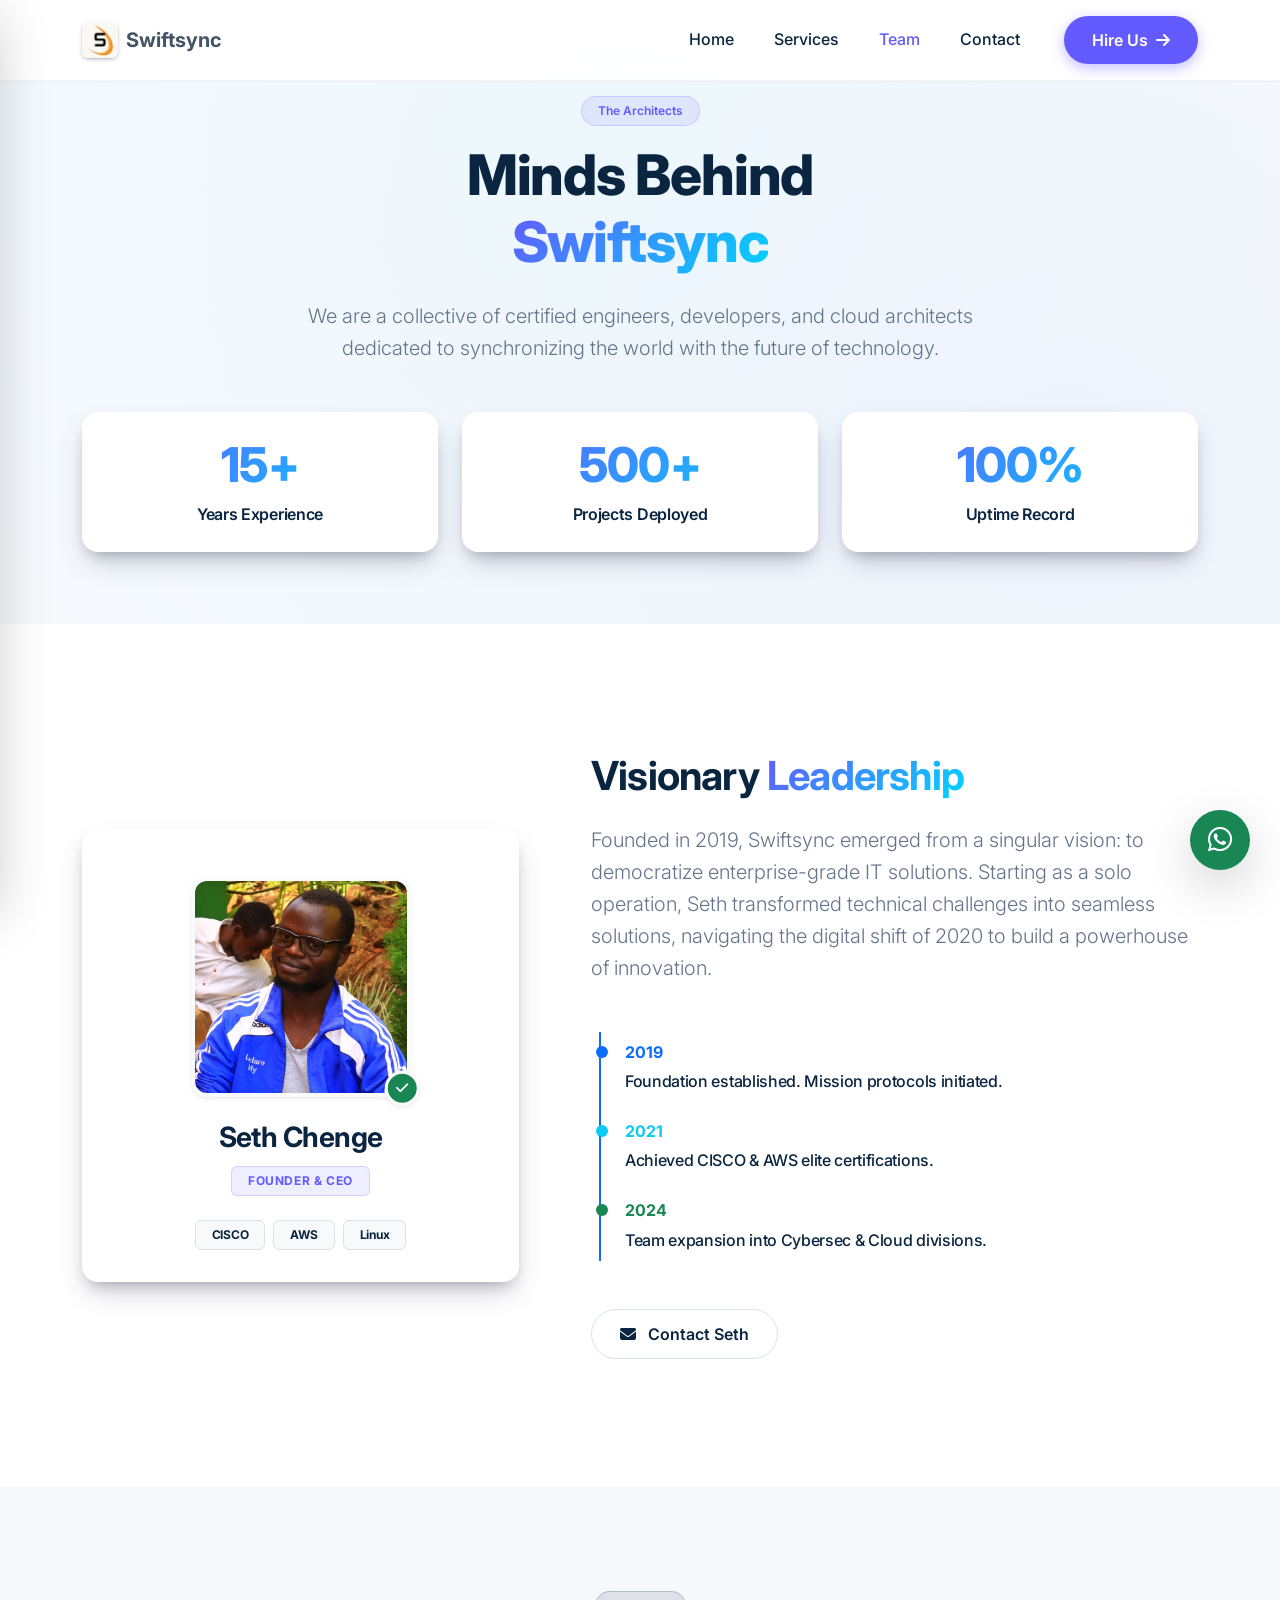
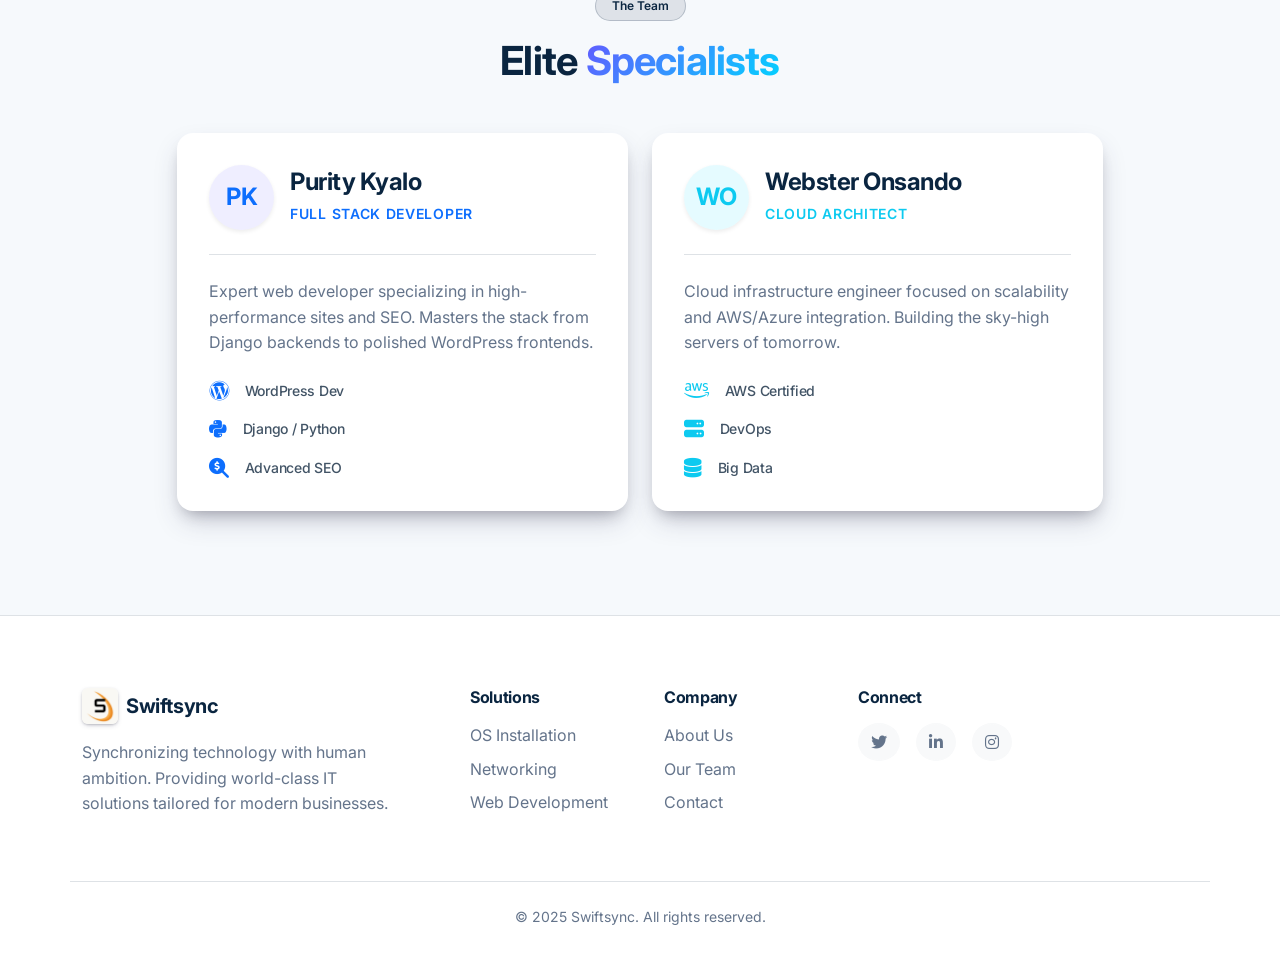
<file: staff.html>
<!DOCTYPE html>
<html lang="en">
<head>
    <meta charset="UTF-8">
    <meta name="viewport" content="width=device-width, initial-scale=1.0">
    <title>Our Team | Swiftsync</title>

    <meta name="title" content="Swiftsync | Modern Tech Solutions">
    <meta name="description" content="Synchronizing technology with human ambition. We provide OS installation, secure networking, CCTV, and next-gen web development in Kenya.">
    <meta name="keywords" content="Swiftsync, IT solutions Kenya, network setup, web development, OS installation, CCTV installation Nairobi, tech support">
    <script async src="https://pagead2.googlesyndication.com/pagead/js/adsbygoogle.js?client=ca-pub-6182646605942472"
     crossorigin="anonymous"></script>
    <!-- Open Graph & Twitter Meta Tags omitted for brevity (keep your originals here) -->
    
    <!-- Stripe-esque Typography: Inter -->
    <link rel="preconnect" href="https://fonts.googleapis.com">
    <link rel="preconnect" href="https://fonts.gstatic.com" crossorigin>
    <link href="https://fonts.googleapis.com/css2?family=Inter:wght@300;400;500;600;700;800&display=swap" rel="stylesheet">
    
    <link href="https://fonts.googleapis.com/icon?family=Material+Icons" rel="stylesheet">
    <link rel="stylesheet" href="https://cdnjs.cloudflare.com/ajax/libs/font-awesome/6.4.0/css/all.min.css">
    <link href="https://cdn.jsdelivr.net/npm/bootstrap@5.3.0/dist/css/bootstrap.min.css" rel="stylesheet">
    
    <link rel="stylesheet" href="styles.css">
    <!-- You may need to clear out dark-theme specific code from staff.css, 
         as most of the heavy lifting is now done by styles.css -->
    <link rel="stylesheet" href="staff.css">
</head>
<body class="bg-light-surface">

    <!-- Premium Minimalist Preloader -->
    <div id="preloader" class="premium-loader-wrapper">
        <div class="premium-loader">
            <svg class="spinner" viewBox="0 0 50 50">
                <circle class="path" cx="25" cy="25" r="20" fill="none" stroke-width="4"></circle>
            </svg>
            <div class="loader-text">Loading Team</div>
        </div>
    </div>
    
    <!-- Soft Animated Gradient Background -->
    <canvas id="gradient-canvas"></canvas>

    <div class="sidebar-overlay" id="sidebarOverlay"></div>

    <!-- Sidebar (Light Theme) -->
    <nav class="sidebar bg-white shadow-lg" id="sidebar">
        <div class="sidebar-header border-bottom">
            <a class="navbar-brand d-flex align-items-center text-dark fw-bold" href="index.html">
                <img src="logo.jpg" alt="Swiftsync Logo" class="rounded logo-sm">
                <span class="ms-2">Swiftsync</span>
            </a>
            <button class="btn btn-light rounded-circle sidebar-close" id="sidebarClose">
                <span class="material-icons">close</span>
            </button>
        </div>
        <ul class="sidebar-nav pt-3">
            <li class="nav-item"><a class="nav-link text-secondary" href="index.html"><span class="material-icons me-2">house</span> Home</a></li>
            <li class="nav-item"><a class="nav-link text-secondary" href="services.html"><span class="material-icons me-2">hub</span> Services</a></li>
            <li class="nav-item"><a class="nav-link text-dark fw-medium" href="staff.html"><span class="material-icons text-primary me-2">groups</span> Team</a></li>
            <li class="nav-item"><a class="nav-link text-secondary" href="contact.html"><span class="material-icons me-2">contact_mail</span> Contact</a></li>
        </ul>
    </nav>

    <!-- Glassmorphism Navbar -->
    <nav class="navbar navbar-expand-lg fixed-top premium-navbar">
        <div class="container">
            <button class="btn btn-light d-lg-none me-3 shadow-sm rounded-circle p-2 d-flex align-items-center justify-content-center" type="button" id="sidebarToggle">
                <span class="material-icons">menu</span>
            </button>
            <a class="navbar-brand d-flex align-items-center fw-bold text-dark" href="index.html">
                <img src="logo.jpg" alt="Logo" class="rounded logo-sm">
                <span class="ms-2 brand-text">Swiftsync</span>
            </a>
            <div class="collapse navbar-collapse" id="navbarNav">
                <ul class="navbar-nav ms-auto fw-medium">
                    <li class="nav-item"><a class="nav-link" href="index.html">Home</a></li>
                    <li class="nav-item"><a class="nav-link" href="services.html">Services</a></li>
                    <li class="nav-item"><a class="nav-link active" href="staff.html">Team</a></li>
                    <li class="nav-item"><a class="nav-link" href="contact.html">Contact</a></li>
                </ul>
                <a href="contact.html" class="btn btn-primary premium-btn ms-4">Hire Us <i class="fas fa-arrow-right ms-1"></i></a>
            </div>
        </div>
    </nav>

    <!-- Team Hero Section -->
    <section class="staff-hero text-center pt-6 pb-5 mt-5">
        <div class="container pt-5">
            <div class="reveal active">
                <span class="badge badge-soft-primary rounded-pill mb-3 px-3 py-2 fw-semibold">The Architects</span>
                <h2 class="display-4 fw-extrabold text-slate mb-4">
                    Minds Behind <br>
                    <span class="text-gradient-primary">Swiftsync</span>
                </h2>
                <p class="lead text-muted mx-auto" style="max-width: 700px;">
                    We are a collective of certified engineers, developers, and cloud architects dedicated to synchronizing the world with the future of technology.
                </p>
            </div>
            
            <div class="row justify-content-center mt-5 reveal delay-200">
                <div class="col-md-4 col-12 mb-4">
                    <div class="card premium-card border-0 p-4 h-100">
                        <h2 class="display-5 fw-extrabold text-primary mb-2">15+</h2>
                        <p class="text-slate fw-semibold mb-0">Years Experience</p>
                    </div>
                </div>
                <div class="col-md-4 col-12 mb-4">
                    <div class="card premium-card border-0 p-4 h-100">
                        <h2 class="display-5 fw-extrabold text-info mb-2">500+</h2>
                        <p class="text-slate fw-semibold mb-0">Projects Deployed</p>
                    </div>
                </div>
                <div class="col-md-4 col-12 mb-4">
                    <div class="card premium-card border-0 p-4 h-100">
                        <h2 class="display-5 fw-extrabold text-success mb-2">100%</h2>
                        <p class="text-slate fw-semibold mb-0">Uptime Record</p>
                    </div>
                </div>
            </div>
        </div>
    </section>

    <!-- Leadership Section -->
    <section class="leadership-section py-6 bg-white">
        <div class="container py-5">
            <div class="row align-items-center g-5">
                <div class="col-lg-5 mb-5 mb-lg-0 reveal">
                    <div class="card premium-card border-0 p-3">
                        <div class="card-body text-center">
                            <div class="position-relative d-inline-block mb-4 mt-3">
                                <img src="ICT teacher.jpg" alt="Seth Chenge" class="rounded-4 shadow-sm" style="width: 220px; height: 220px; object-fit: cover; border: 4px solid #f8fafc;">
                                <div class="position-absolute bottom-0 end-0 bg-success text-white rounded-circle d-flex align-items-center justify-content-center border border-3 border-white shadow-sm" style="width: 35px; height: 35px; transform: translate(25%, 25%);">
                                    <i class="fas fa-check small"></i>
                                </div>
                            </div>
                            <h3 class="fw-bold text-slate mb-1">Seth Chenge</h3>
                            <span class="badge badge-soft-primary px-3 py-2 text-uppercase tracking-wider mt-2">FOUNDER & CEO</span>
                            <div class="d-flex justify-content-center gap-2 mt-4 flex-wrap">
                                <span class="badge bg-light text-slate border px-3 py-2">CISCO</span>
                                <span class="badge bg-light text-slate border px-3 py-2">AWS</span>
                                <span class="badge bg-light text-slate border px-3 py-2">Linux</span>
                            </div>
                        </div>
                    </div>
                </div>
                
                <div class="col-lg-7 ps-lg-5 reveal delay-100">
                    <h2 class="h1 fw-bold text-slate mb-4">Visionary <span class="text-gradient-primary">Leadership</span></h2>
                    <p class="text-muted lead mb-5">
                        Founded in 2019, Swiftsync emerged from a singular vision: to democratize enterprise-grade IT solutions. Starting as a solo operation, Seth transformed technical challenges into seamless solutions, navigating the digital shift of 2020 to build a powerhouse of innovation.
                    </p>
                    
                    <div class="border-start border-2 border-primary ps-4 py-2 ms-2">
                        <div class="mb-4 position-relative">
                            <div class="position-absolute bg-primary rounded-circle" style="width: 12px; height: 12px; left: -29px; top: 6px;"></div>
                            <span class="text-primary fw-bold mb-1 d-block">2019</span>
                            <p class="text-slate fw-medium mb-0">Foundation established. Mission protocols initiated.</p>
                        </div>
                        <div class="mb-4 position-relative">
                            <div class="position-absolute bg-info rounded-circle" style="width: 12px; height: 12px; left: -29px; top: 6px;"></div>
                            <span class="text-info fw-bold mb-1 d-block">2021</span>
                            <p class="text-slate fw-medium mb-0">Achieved CISCO & AWS elite certifications.</p>
                        </div>
                        <div class="position-relative">
                            <div class="position-absolute bg-success rounded-circle" style="width: 12px; height: 12px; left: -29px; top: 6px;"></div>
                            <span class="text-success fw-bold mb-1 d-block">2024</span>
                            <p class="text-slate fw-medium mb-0">Team expansion into Cybersec & Cloud divisions.</p>
                        </div>
                    </div>
                    
                    <div class="mt-5">
                        <a href="contact.html" class="btn btn-outline-secondary premium-btn-outline"><i class="fas fa-envelope me-2"></i> Contact Seth</a>
                    </div>
                </div>
            </div>
        </div>
    </section>

    <!-- Squad Section -->
    <section class="squad-section py-6 bg-light-surface">
        <div class="container py-4">
            <div class="text-center mb-5 reveal">
                <span class="badge badge-soft-secondary rounded-pill mb-3 px-3 py-2 fw-semibold">The Team</span>
                <h2 class="h1 fw-bold text-slate">Elite <span class="text-gradient-primary">Specialists</span></h2>
            </div>
            
            <div class="row g-4 justify-content-center">
                
                <!-- Member 1 -->
                <div class="col-md-6 col-lg-5 reveal">
                    <div class="card premium-card border-0 h-100 p-2">
                        <div class="card-body p-4">
                            <div class="d-flex align-items-center border-bottom pb-4 mb-4">
                                <div class="bg-soft-primary text-primary fw-bold fs-4 rounded-circle d-flex align-items-center justify-content-center me-3 shadow-sm" style="width: 65px; height: 65px;">
                                    PK
                                </div>
                                <div>
                                    <h4 class="fw-bold text-slate mb-1">Purity Kyalo</h4>
                                    <span class="text-primary small fw-semibold text-uppercase tracking-wider">Full Stack Developer</span>
                                </div>
                            </div>
                            <p class="text-muted mb-4">Expert web developer specializing in high-performance sites and SEO. Masters the stack from Django backends to polished WordPress frontends.</p>
                            <ul class="list-unstyled text-slate fw-medium small mb-0">
                                <li class="mb-3 d-flex align-items-center"><i class="fab fa-wordpress text-primary me-3 fs-5"></i> WordPress Dev</li>
                                <li class="mb-3 d-flex align-items-center"><i class="fab fa-python text-primary me-3 fs-5"></i> Django / Python</li>
                                <li class="d-flex align-items-center"><i class="fas fa-search-dollar text-primary me-3 fs-5"></i> Advanced SEO</li>
                            </ul>
                        </div>
                    </div>
                </div>

                <!-- Member 2 -->
                <div class="col-md-6 col-lg-5 reveal delay-100">
                    <div class="card premium-card border-0 h-100 p-2">
                        <div class="card-body p-4">
                            <div class="d-flex align-items-center border-bottom pb-4 mb-4">
                                <div class="bg-soft-info text-info fw-bold fs-4 rounded-circle d-flex align-items-center justify-content-center me-3 shadow-sm" style="width: 65px; height: 65px;">
                                    WO
                                </div>
                                <div>
                                    <h4 class="fw-bold text-slate mb-1">Webster Onsando</h4>
                                    <span class="text-info small fw-semibold text-uppercase tracking-wider">Cloud Architect</span>
                                </div>
                            </div>
                            <p class="text-muted mb-4">Cloud infrastructure engineer focused on scalability and AWS/Azure integration. Building the sky-high servers of tomorrow.</p>
                            <ul class="list-unstyled text-slate fw-medium small mb-0">
                                <li class="mb-3 d-flex align-items-center"><i class="fab fa-aws text-info me-3 fs-5"></i> AWS Certified</li>
                                <li class="mb-3 d-flex align-items-center"><i class="fas fa-server text-info me-3 fs-5"></i> DevOps</li>
                                <li class="d-flex align-items-center"><i class="fas fa-database text-info me-3 fs-5"></i> Big Data</li>
                            </ul>
                        </div>
                    </div>
                </div>

            </div>
        </div>
    </section>

    <!-- Footer -->
    <footer class="footer bg-white border-top py-5">
        <div class="container pt-4">
            <div class="row g-5">
                <div class="col-lg-4">
                    <div class="d-flex align-items-center mb-3">
                        <img src="logo.jpg" alt="Logo" class="rounded logo-sm">
                        <h5 class="m-0 ms-2 fw-bold text-slate">Swiftsync</h5>
                    </div>
                    <p class="text-muted pe-4">Synchronizing technology with human ambition. Providing world-class IT solutions tailored for modern businesses.</p>
                </div>
                <div class="col-lg-2 col-6">
                    <h6 class="text-slate fw-bold mb-3">Solutions</h6>
                    <ul class="list-unstyled footer-links">
                        <li><a href="services.html" class="text-muted text-decoration-none">OS Installation</a></li>
                        <li><a href="services.html" class="text-muted text-decoration-none">Networking</a></li>
                        <li><a href="services.html" class="text-muted text-decoration-none">Web Development</a></li>
                    </ul>
                </div>
                <div class="col-lg-2 col-6">
                    <h6 class="text-slate fw-bold mb-3">Company</h6>
                    <ul class="list-unstyled footer-links">
                        <li><a href="index.html" class="text-muted text-decoration-none">About Us</a></li>
                        <li><a href="staff.html" class="text-muted text-decoration-none">Our Team</a></li>
                        <li><a href="contact.html" class="text-muted text-decoration-none">Contact</a></li>
                    </ul>
                </div>
                <div class="col-lg-4">
                    <h6 class="text-slate fw-bold mb-3">Connect</h6>
                    <div class="d-flex gap-3 mb-4">
                        <a href="#" class="btn btn-light rounded-circle text-muted"><i class="fab fa-twitter"></i></a>
                        <a href="#" class="btn btn-light rounded-circle text-muted"><i class="fab fa-linkedin-in"></i></a>
                        <a href="#" class="btn btn-light rounded-circle text-muted"><i class="fab fa-instagram"></i></a>
                    </div>
                </div>
            </div>
            <div class="row border-top mt-5 pt-4">
                <div class="col-12 text-center">
                    <p class="text-muted small m-0">&copy; 2025 Swiftsync. All rights reserved.</p>
                </div>
            </div>
        </div>
    </footer>

    <!-- WhatsApp Float -->
    <a href="https://wa.me/254721156350?text=Hello%20Swiftsync,%20I%20would%20like%20to%20inquire%20about%20your%20services." 
       class="whatsapp-float bg-success text-white rounded-circle shadow-lg d-flex align-items-center justify-content-center" 
       target="_blank" rel="noopener noreferrer" title="Chat with us">
        <i class="fab fa-whatsapp fs-3"></i>
    </a>

    <!-- Scroll to Top -->
    <button id="scrollTopBtn" class="scroll-top-btn" title="Go to top">
        <i class="fas fa-chevron-up"></i>
    </button>

    <script src="https://cdn.jsdelivr.net/npm/bootstrap@5.3.0/dist/js/bootstrap.bundle.min.js"></script>
    <script src="staff.js"></script>
</body>
</html>
</file>
<file: styles.css>
/* ========================================= */
/* ===== 1. VARIABLES & RESET (Stripe Theme) ===== */
/* ========================================= */
:root {
    /* Stripe-esque Premium Palette */
    --primary: #635bff;       /* Iconic 'Blurple' */
    --primary-dark: #4b45c6;
    --secondary: #0a2540;     /* Deep Slate for Headers */
    --info: #00d4ff;
    --success: #00d924;
    
    /* Light Surface Colors */
    --bg-body: #ffffff;
    --bg-surface: #f6f9fc;    /* Signature Stripe Light Gray/Blue */
    --bg-card: #ffffff;
    
    /* Typography Colors */
    --text-slate: #0a2540;    /* High contrast dark navy for headings */
    --text-main: #425466;     /* Muted slate for body text */
    --text-muted: #64748b;
    
    /* Borders & Accents */
    --border-light: #e6ebf1;
    
    /* Premium Layered Shadows (The secret to Stripe's look) */
    --shadow-sm: 0 2px 5px -1px rgba(50, 50, 93, 0.25), 0 1px 3px -1px rgba(0, 0, 0, 0.3);
    --shadow-md: 0 13px 27px -5px rgba(50, 50, 93, 0.25), 0 8px 16px -8px rgba(0, 0, 0, 0.3);
    --shadow-lg: 0 30px 60px -12px rgba(50, 50, 93, 0.25), 0 18px 36px -18px rgba(0, 0, 0, 0.3);
    --shadow-hover: 0 30px 60px -12px rgba(50, 50, 93, 0.25), 0 18px 36px -18px rgba(0, 0, 0, 0.3), 0 -12px 36px -8px rgba(0, 0, 0, 0.025);
    
    --font-main: 'Inter', sans-serif;
}

* { margin: 0; padding: 0; box-sizing: border-box; }

body {
    background-color: var(--bg-body);
    color: var(--text-main);
    font-family: var(--font-main);
    -webkit-font-smoothing: antialiased;
    -moz-osx-font-smoothing: grayscale;
    overflow-x: hidden;
    line-height: 1.6;
}

/* Typography Overrides */
h1, h2, h3, h4, h5, h6, .text-slate {
    color: var(--text-slate) !important;
    font-family: var(--font-main);
    letter-spacing: -0.02em; /* Tighter letter spacing for modern feel */
}

p, li, span, div {
    color: var(--text-main);
}

.text-muted {
    color: var(--text-muted) !important;
}

.bg-light-surface {
    background-color: var(--bg-surface) !important;
}

.fw-extrabold { font-weight: 800; }
.fw-bold { font-weight: 700; }
.fw-semibold { font-weight: 600; }
.fw-medium { font-weight: 500; }
.tracking-wider { letter-spacing: 0.05em; }

/* Gradient Text */
.text-gradient-primary {
    background: linear-gradient(135deg, var(--primary), #00d4ff);
    -webkit-background-clip: text;
    -webkit-text-fill-color: transparent;
    display: inline-block;
}

/* Soft Background Utilities */
.bg-soft-primary { background-color: rgba(99, 91, 255, 0.1); }
.bg-soft-info { background-color: rgba(0, 212, 255, 0.1); }
.bg-soft-success { background-color: rgba(0, 217, 36, 0.1); }
.bg-soft-secondary { background-color: rgba(10, 37, 64, 0.05); }

/* Badge Overrides */
.badge-soft-primary { color: var(--primary); background-color: rgba(99, 91, 255, 0.1); border: 1px solid rgba(99, 91, 255, 0.2); }
.badge-soft-info { color: var(--info); background-color: rgba(0, 212, 255, 0.1); border: 1px solid rgba(0, 212, 255, 0.2); }
.badge-soft-secondary { color: var(--secondary); background-color: rgba(10, 37, 64, 0.1); border: 1px solid rgba(10, 37, 64, 0.2); }

/* ========================================= */
/* ===== 2. PRELOADER & CANVAS ===== */
/* ========================================= */
.premium-loader-wrapper {
    position: fixed;
    top: 0; left: 0; width: 100%; height: 100%;
    background-color: #ffffff;
    z-index: 999999;
    display: flex;
    justify-content: center;
    align-items: center;
    transition: opacity 0.5s ease, visibility 0.5s ease;
}

.premium-loader {
    display: flex;
    flex-direction: column;
    align-items: center;
    gap: 1.5rem;
}

.premium-loader .spinner {
    width: 50px;
    height: 50px;
    animation: rotate 2s linear infinite;
}

.premium-loader .spinner .path {
    stroke: var(--primary);
    stroke-linecap: round;
    animation: dash 1.5s ease-in-out infinite;
}

.loader-text {
    font-weight: 600;
    color: var(--text-slate);
    letter-spacing: 1px;
    font-size: 0.9rem;
    text-transform: uppercase;
}

@keyframes rotate { 100% { transform: rotate(360deg); } }
@keyframes dash {
    0% { stroke-dasharray: 1, 150; stroke-dashoffset: 0; }
    50% { stroke-dasharray: 90, 150; stroke-dashoffset: -35; }
    100% { stroke-dasharray: 90, 150; stroke-dashoffset: -124; }
}

#gradient-canvas {
    position: fixed;
    top: 0; left: 0; width: 100%; height: 100%;
    z-index: -1;
    background: radial-gradient(circle at top right, rgba(99,91,255,0.03), transparent 40%),
                radial-gradient(circle at bottom left, rgba(0,212,255,0.03), transparent 40%);
}

/* ========================================= */
/* ===== 3. NAVBAR & SIDEBAR ===== */
/* ========================================= */
.premium-navbar {
    background: rgba(255, 255, 255, 0.95);
    backdrop-filter: blur(10px);
    border-bottom: 1px solid rgba(10, 37, 64, 0.05);
    padding: 1rem 0;
    transition: all 0.3s ease;
    box-shadow: 0 1px 2px rgba(0,0,0,0.03);
}

.logo-sm {
    width: 36px; 
    height: 36px; 
    object-fit: cover;
    box-shadow: var(--shadow-sm);
}

.navbar-nav .nav-link {
    color: var(--text-slate) !important;
    font-weight: 500;
    margin: 0 12px;
    transition: color 0.2s ease;
}

.navbar-nav .nav-link:hover, .navbar-nav .nav-link.active {
    color: var(--primary) !important;
}

/* Sidebar */
.sidebar {
    position: fixed;
    top: 0; left: -320px;
    width: 320px;
    height: 100vh;
    z-index: 10000;
    transition: left 0.4s cubic-bezier(0.16, 1, 0.3, 1);
}
.sidebar.active { left: 0; }
.sidebar-overlay {
    position: fixed;
    top: 0; left: 0; width: 100%; height: 100%;
    background: rgba(10, 37, 64, 0.4);
    backdrop-filter: blur(4px);
    z-index: 9999;
    opacity: 0; visibility: hidden;
    transition: all 0.3s;
}
.sidebar-overlay.active { opacity: 1; visibility: visible; }
.sidebar-nav { list-style: none; }
.sidebar-nav .nav-link {
    padding: 1rem 1.5rem;
    display: flex; align-items: center;
    border-radius: 8px; margin: 0 1rem 0.5rem;
    transition: background 0.2s;
}
.sidebar-nav .nav-link:hover {
    background: var(--bg-surface);
    color: var(--primary) !important;
}

/* ========================================= */
/* ===== 4. HERO SECTION ===== */
/* ========================================= */
.hero-section {
    position: relative;
    overflow: hidden;
    border-bottom: 1px solid var(--border-light);
}
.hero-section .display-4 {
    line-height: 1.1;
}

/* Restricts the hero image size so it looks great on desktop and mobile */
.hero-img {
    max-height: 500px;
    object-fit: contain;
}

.premium-shadow {
    box-shadow: var(--shadow-lg);
    border: 1px solid var(--border-light);
}

/* ========================================= */
/* ===== 5. BUTTONS ===== */
/* ========================================= */
.premium-btn {
    background: var(--primary);
    color: #ffffff !important;
    padding: 12px 28px;
    border-radius: 50px;
    border: none;
    font-weight: 600;
    box-shadow: 0 4px 14px 0 rgba(99, 91, 255, 0.39);
    transition: all 0.3s ease;
}
.premium-btn:hover {
    background: var(--primary-dark);
    transform: translateY(-2px);
    box-shadow: 0 6px 20px rgba(99, 91, 255, 0.23);
}
.premium-btn-outline {
    background: transparent;
    color: var(--text-slate) !important;
    border: 1px solid #d9e2ec;
    padding: 12px 28px;
    border-radius: 50px;
    font-weight: 600;
    transition: all 0.3s ease;
}
.premium-btn-outline:hover {
    border-color: var(--text-slate);
    background: var(--text-slate);
    color: #ffffff !important;
    transform: translateY(-2px);
}
.hover-arrow i {
    transition: transform 0.2s ease;
}
.hover-arrow:hover i {
    transform: translateX(4px);
}

/* ========================================= */
/* ===== 6. CARDS (SERVICES & PORTFOLIO) === */
/* ========================================= */
.premium-card {
    background: #ffffff;
    border-radius: 16px;
    box-shadow: var(--shadow-md);
    transition: transform 0.4s ease, box-shadow 0.4s ease;
}
.premium-card:hover {
    transform: translateY(-8px);
    box-shadow: var(--shadow-hover);
}
.icon-wrapper {
    width: 60px; height: 60px;
    border-radius: 14px;
    display: flex; align-items: center; justify-content: center;
}
.icon-wrapper i { font-size: 1.8rem; }

.premium-project-card {
    transition: transform 0.4s ease, box-shadow 0.4s ease;
    box-shadow: var(--shadow-sm);
}
.premium-project-card:hover {
    transform: translateY(-5px);
    box-shadow: var(--shadow-md);
}

/* Forces all portfolio/blog images to be exactly the same size */
.premium-project-card .card-img-top {
    height: 240px;
    object-fit: cover;
    width: 100%;
}

/* ========================================= */
/* ===== 7. MOCK EDITOR (LIGHT MODE) ======= */
/* ========================================= */
.premium-mock-editor {
    background: #ffffff;
    border: 1px solid var(--border-light);
    box-shadow: var(--shadow-lg);
    font-family: 'Fira Code', 'Consolas', monospace;
}
.premium-mock-editor .editor-header {
    background: #f8fafc;
}
.premium-mock-editor .mac-dots span {
    width: 12px; height: 12px;
}
.premium-mock-editor .editor-body {
    height: 320px;
    overflow-y: auto;
    color: #334155; /* Dark gray for code */
}
.premium-mock-editor pre, .premium-mock-editor span {
    font-family: 'Fira Code', 'Consolas', monospace !important;
    font-size: 0.95rem;
}
.typed-cursor {
    font-weight: bold;
    color: var(--primary);
    animation: blink 1s step-end infinite;
}

@keyframes blink { 50% { opacity: 0; } }

/* ========================================= */
/* ===== 8. FOOTER & CTA ===== */
/* ========================================= */
.cta-section {
    background: linear-gradient(135deg, var(--primary) 0%, #3b82f6 100%);
}
.footer {
    background: #ffffff;
}
.footer-links li { margin-bottom: 0.5rem; }
.footer-links a { transition: color 0.2s ease; }
.footer-links a:hover { color: var(--primary) !important; }

/* ========================================= */
/* ===== 9. SWIPER OVERRIDES ===== */
/* ========================================= */
.portfolioSwiper { padding-bottom: 50px; }
.swiper-pagination-bullet {
    background: var(--text-muted);
    opacity: 0.3;
}
.swiper-pagination-bullet-active {
    background: var(--primary);
    opacity: 1;
}

/* ========================================= */
/* ===== 10. SCROLLBAR & FLOATING BTNS ===== */
/* ========================================= */
::-webkit-scrollbar { width: 10px; }
::-webkit-scrollbar-track { background: var(--bg-surface); }
::-webkit-scrollbar-thumb {
    background: #cbd5e1;
    border-radius: 10px;
    border: 2px solid var(--bg-surface);
}
::-webkit-scrollbar-thumb:hover { background: #94a3b8; }

.whatsapp-float {
    position: fixed;
    width: 60px; height: 60px;
    bottom: 30px; right: 30px;
    background-color: #25d366;
    color: #ffffff;
    z-index: 1000;
    text-decoration: none;
    transition: all 0.3s ease;
    box-shadow: var(--shadow-md);
}
.whatsapp-float:hover {
    transform: translateY(-5px);
    box-shadow: var(--shadow-lg);
    color: #ffffff;
}

/* Scroll Top Button (Light theme) */
.scroll-top-btn {
    position: fixed;
    bottom: 105px; right: 35px;
    width: 50px; height: 50px;
    background: #ffffff;
    color: var(--text-slate);
    border: 1px solid var(--border-light);
    border-radius: 50%;
    cursor: pointer;
    z-index: 999;
    display: flex; justify-content: center; align-items: center;
    opacity: 0; visibility: hidden;
    transform: translateY(20px);
    transition: all 0.4s cubic-bezier(0.68, -0.55, 0.265, 1.55);
    box-shadow: var(--shadow-md);
}
.scroll-top-btn.show {
    opacity: 1; visibility: visible; transform: translateY(0);
}
.scroll-top-btn:hover {
    color: var(--primary);
    transform: translateY(-5px);
    box-shadow: var(--shadow-hover);
}

/* ========================================= */
/* ===== 11. REVEAL ANIMATIONS ===== */
/* ========================================= */
.reveal {
    opacity: 0;
    transform: translateY(20px);
    transition: all 0.8s cubic-bezier(0.16, 1, 0.3, 1);
}
.reveal.active {
    opacity: 1;
    transform: translateY(0);
}

/* Utilities for stacking context */
.z-index-2 { position: relative; z-index: 2; }
.min-vh-75 { min-height: 75vh; }
.py-6 { padding-top: 5rem; padding-bottom: 5rem; }

/* Mobile Adjustments */
@media (max-width: 991px) {
    .hero-section .display-4 { font-size: 2.5rem; }
    
    /* Mobile constraint for the hero image so it doesn't take up the whole screen */
    .hero-img { 
        max-width: 85%; 
        margin: 0 auto;
        max-height: 350px;
    }
    
    .whatsapp-float { width: 50px; height: 50px; bottom: 20px; right: 20px; }
    .scroll-top-btn { bottom: 85px; right: 25px; width: 40px; height: 40px; }
    .py-6 { padding-top: 4rem; padding-bottom: 4rem; }
}
</file>
<file: cv.css>
/* ========================================= */
/* ===== CV SPECIFIC STYLES & PRINT ======== */
/* ========================================= */

/* 
   Note: The base layout, typography (Inter), and premium cards 
   are handled globally by styles.css.
*/

/* ===== 1. Utilities ===== */
.text-justify {
    text-align: justify;
    text-justify: inter-word;
}

.transition-all {
    transition: all 0.3s cubic-bezier(0.16, 1, 0.3, 1);
}

.hover-shadow-sm:hover {
    transform: translateY(-3px);
    box-shadow: var(--shadow-sm) !important;
    border-color: rgba(99, 91, 255, 0.2) !important;
}

.hover-bg-light:hover {
    background-color: #f8fafc !important;
    color: var(--primary-dark) !important;
}

/* ===== 2. Profile Image Micro-Interaction ===== */
.cv-header img {
    transition: transform 0.5s cubic-bezier(0.34, 1.56, 0.64, 1), box-shadow 0.5s ease;
}

.cv-header img:hover {
    transform: scale(1.05) rotate(-2deg);
    box-shadow: var(--shadow-md) !important;
}

/* ===== 3. Timeline Micro-Interactions ===== */
/* Subtle pop on the timeline dot when hovering the specific experience block */
.position-relative:hover > .position-absolute.rounded-circle {
    transform: scale(1.3);
    transition: transform 0.3s cubic-bezier(0.16, 1, 0.3, 1), box-shadow 0.3s ease;
}

.position-relative:hover > .bg-primary.rounded-circle {
    box-shadow: 0 0 0 4px rgba(99, 91, 255, 0.15) !important;
}

.position-relative:hover > .bg-info.rounded-circle {
    box-shadow: 0 0 0 4px rgba(0, 212, 255, 0.15) !important;
}

.position-relative:hover > .bg-success.rounded-circle {
    box-shadow: 0 0 0 4px rgba(0, 217, 36, 0.15) !important;
}

/* ===== 4. Skills Progress Bar Animation ===== */
.progress-bar {
    /* Ensures the progress bars animate smoothly when the page loads */
    transition: width 1.5s cubic-bezier(0.16, 1, 0.3, 1);
}

/* Subtle height increase on hover for skill rows */
.mb-3:hover .progress {
    height: 8px !important;
    transition: height 0.2s ease;
}

/* ===== 5. Floating Action Buttons (FAB) ===== */
.fab-container .btn {
    transition: transform 0.3s cubic-bezier(0.34, 1.56, 0.64, 1), box-shadow 0.3s ease;
}

.fab-container .btn:active {
    transform: scale(0.9);
}

.fab-container .btn:hover {
    transform: translateY(-5px) scale(1.05);
    box-shadow: var(--shadow-hover) !important;
}

/* ========================================= */
/* ===== 6. PRINT / PDF EXPORT STYLES ====== */
/* ========================================= */
/* 
   These styles strip away all web-specific UI elements (navbars, buttons, shadows)
   so that when you press "Print" or "Save as PDF", it outputs a flawless, 
   ATS-friendly, enterprise-standard white document.
*/

@media print {
    /* Force white background globally */
    body, html, .bg-light-surface, .premium-card { 
        background: #ffffff !important; 
        background-color: #ffffff !important; 
    }
    
    /* Hide all web navigation and floating elements */
    .premium-loader-wrapper, 
    #gradient-canvas, 
    .navbar, 
    .premium-navbar, 
    .sidebar, 
    .fab-container, 
    .sidebar-overlay,
    #scrollTopBtn,
    .whatsapp-float { 
        display: none !important; 
    }
    
    /* Reset margins and paddings for the printed page */
    @page {
        margin: 0.5cm;
    }
    
    .cv-wrapper { 
        padding: 0 !important; 
        margin: 0 !important; 
    }
    
    .container {
        max-width: 100% !important;
        width: 100% !important;
        padding: 0 !important;
    }
    
    /* Strip card formatting */
    .cv-card, .premium-card {
        box-shadow: none !important; 
        border: none !important; 
        padding: 0 !important; 
        margin: 0 !important; 
        max-width: 100% !important; 
    }
    
    /* Ensure all text prints dark for readability */
    .text-muted, p, span, li { 
        color: #334155 !important; 
    }
    
    .text-slate, h1, h2, h3, h4, h5, h6 { 
        color: #0f172a !important; 
    }
    
    /* Modify layout specifics for print constraints */
    .cv-header img { 
        width: 120px !important; 
        height: 120px !important; 
        border: 2px solid #e2e8f0 !important; 
    }
    
    .cv-header { 
        padding-bottom: 20px !important; 
        margin-bottom: 20px !important; 
    }
    
    /* Ensure borders print correctly */
    .border-bottom { border-bottom: 1px solid #e2e8f0 !important; }
    .border-start { border-left: 2px solid #cbd5e1 !important; }
    
    /* Adjust progress bars to print with borders to show value if background graphics are disabled */
    .progress {
        border: 1px solid #cbd5e1 !important;
        background-color: #f8fafc !important;
    }
    
    /* Strip animations and hover states */
    * {
        transition: none !important;
        animation: none !important;
        transform: none !important;
    }
}
</file>
<file: staff.css>
/* ========================================= */
/* ===== STAFF PAGE SPECIFIC STYLES ======== */
/* ========================================= */

/* 
   Note: All heavy lifting (card layouts, shadows, typography, colors) 
   is now globally handled by styles.css to ensure perfect consistency. 
   This file contains only premium micro-interactions specific to the Team page.
*/

/* ===== 1. CEO Profile Image Interactions ===== */
.leadership-section .premium-card img {
    transition: transform 0.6s cubic-bezier(0.16, 1, 0.3, 1), box-shadow 0.6s ease;
}

.leadership-section .premium-card:hover img {
    transform: scale(1.04);
    box-shadow: var(--shadow-md) !important;
}

/* Verified Checkmark bounce on hover */
.leadership-section .premium-card .bg-success {
    transition: transform 0.4s cubic-bezier(0.68, -0.55, 0.265, 1.55);
}

.leadership-section .premium-card:hover .bg-success {
    transform: translate(25%, 25%) scale(1.15) !important;
}


/* ===== 2. Team Member Avatar Animations ===== */
/* Makes the initials/avatars playfully pop when hovering over the team card */
.squad-section .premium-card .rounded-circle {
    transition: transform 0.4s cubic-bezier(0.34, 1.56, 0.64, 1), background-color 0.4s ease;
}

.squad-section .premium-card:hover .rounded-circle {
    transform: scale(1.1) rotate(-5deg);
}

/* Slightly shift the text color of the role when the card is hovered */
.squad-section .premium-card .text-uppercase {
    transition: color 0.3s ease;
}

.squad-section .premium-card:hover .text-primary {
    color: var(--primary-dark) !important;
}

.squad-section .premium-card:hover .text-info {
    color: #00b4d8 !important; /* Slightly darker info color */
}


/* ===== 3. Timeline / Milestones Hover Glow ===== */
.leadership-section .border-start .position-relative .rounded-circle {
    transition: all 0.3s cubic-bezier(0.16, 1, 0.3, 1);
}

/* Gives the timeline dots a subtle neon pulse when hovering over that specific year */
.leadership-section .border-start .position-relative:hover .rounded-circle {
    transform: scale(1.3);
}

.leadership-section .border-start .position-relative:hover .bg-primary {
    box-shadow: 0 0 15px rgba(99, 91, 255, 0.5);
}

.leadership-section .border-start .position-relative:hover .bg-info {
    box-shadow: 0 0 15px rgba(0, 212, 255, 0.5);
}

.leadership-section .border-start .position-relative:hover .bg-success {
    box-shadow: 0 0 15px rgba(0, 217, 36, 0.5);
}


/* ===== 4. Hero Stats Gradient Override ===== */
/* Applies a beautiful gradient directly to the numbers in the hero section */
.staff-hero .display-5 {
    background: linear-gradient(135deg, var(--primary), #00d4ff);
    -webkit-background-clip: text;
    -webkit-text-fill-color: transparent;
    display: inline-block;
}

/* Fixes any potential overflow issues on mobile for the stats cards */
@media (max-width: 768px) {
    .staff-hero .display-5 {
        font-size: 2.5rem;
    }
}
</file>
